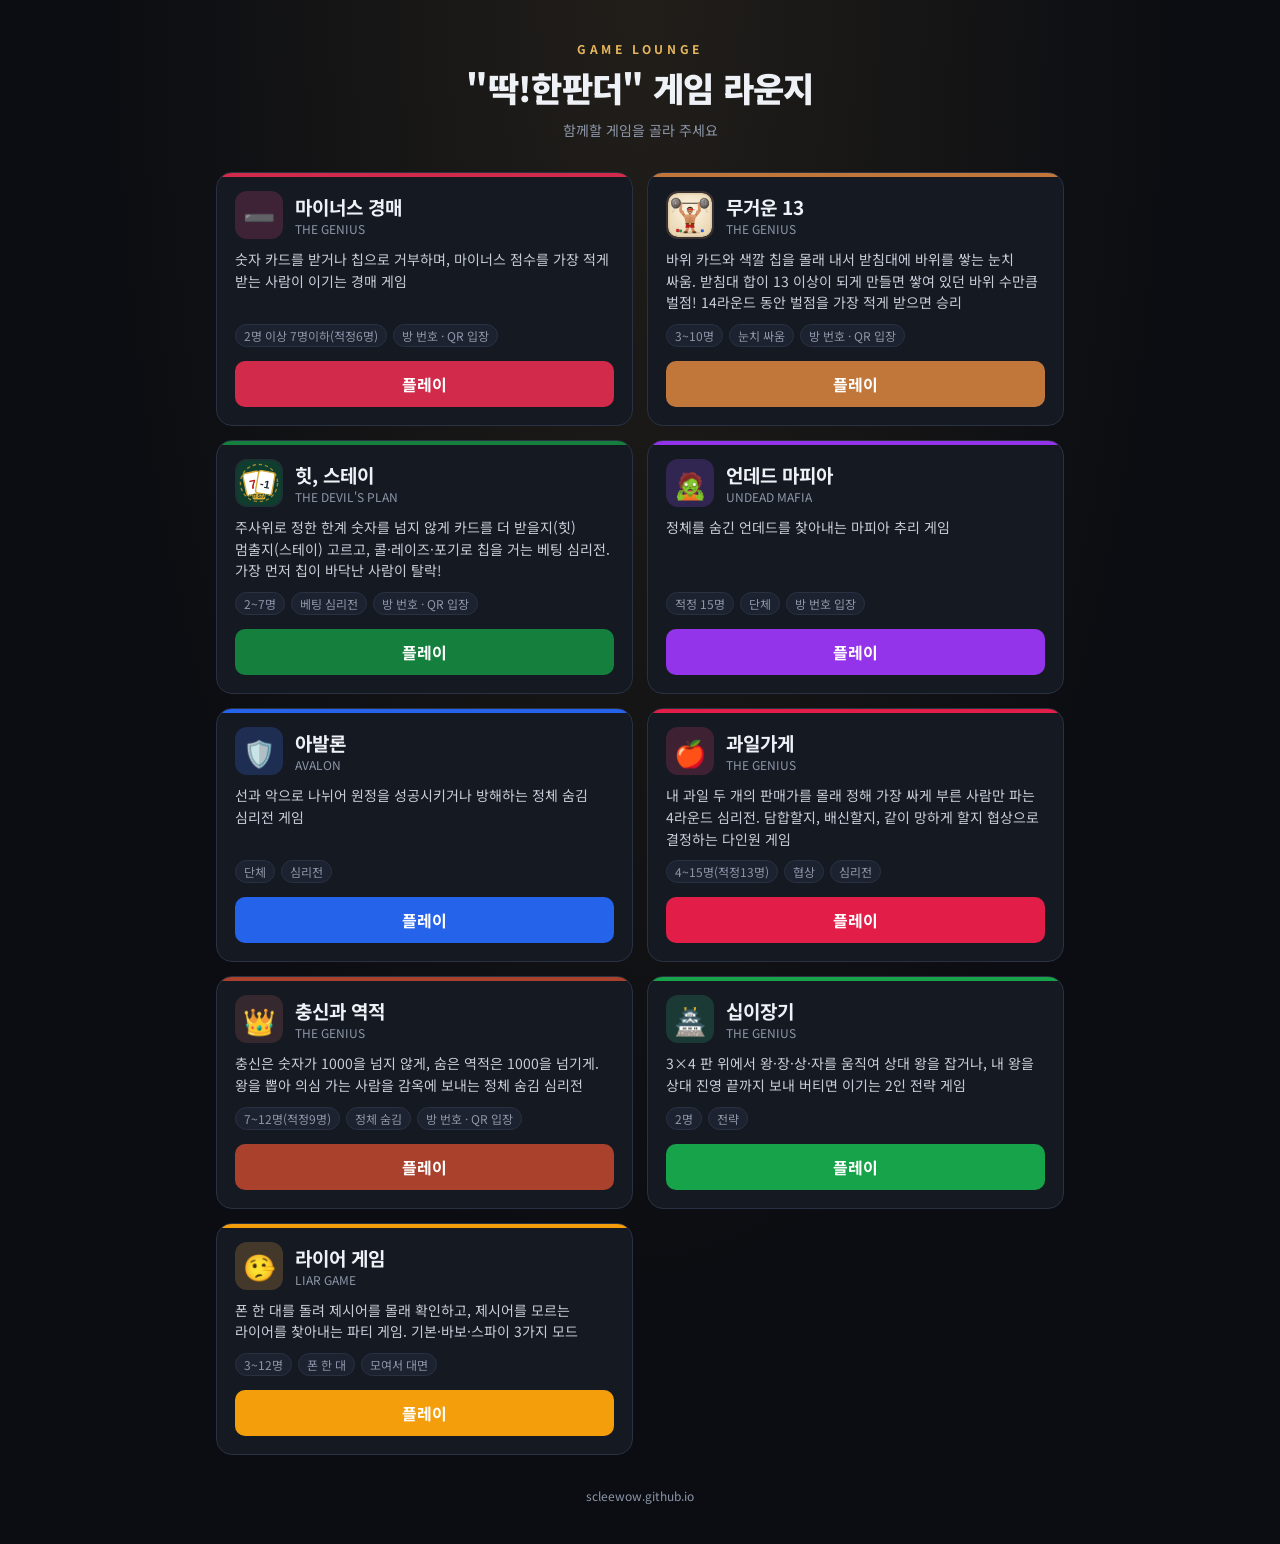
<file: index.html>
<!doctype html>
<html lang="ko">
<head>
  <meta charset="utf-8" />
  <meta name="viewport" content="width=device-width, initial-scale=1, viewport-fit=cover" />
  <meta name="theme-color" content="#0b0d12" />
  <title>게임 라운지</title>
  <link rel="icon" href="data:image/svg+xml,%3Csvg xmlns='http://www.w3.org/2000/svg' viewBox='0 0 32 32'%3E%3Crect width='32' height='32' rx='7' fill='%23e6b65c'/%3E%3Ctext x='16' y='22' font-size='16' text-anchor='middle'%3E%F0%9F%8E%B2%3C/text%3E%3C/svg%3E" />
  <link rel="preconnect" href="https://fonts.googleapis.com" />
  <link rel="preconnect" href="https://fonts.gstatic.com" crossorigin />
  <link href="https://fonts.googleapis.com/css2?family=Noto+Sans+KR:wght@400;500;700;900&display=swap" rel="stylesheet" />
  <style>
    :root {
      --bg: #0b0d12;
      --panel: #151922;
      --panel-2: #1c2230;
      --line: #2a3142;
      --text: #eef1f6;
      --muted: #8d96a8;
      --gold: #e6b65c;
    }
    * { box-sizing: border-box; }
    html, body { margin: 0; }
    body {
      font-family: 'Noto Sans KR', system-ui, sans-serif;
      color: var(--text);
      background:
        radial-gradient(ellipse at top, rgba(230, 182, 92, 0.10), transparent 60%),
        var(--bg);
      min-height: 100vh;
      -webkit-tap-highlight-color: transparent;
    }
    .wrap {
      max-width: 880px;
      margin: 0 auto;
      padding: 40px 16px calc(40px + env(safe-area-inset-bottom));
    }
    header { text-align: center; margin-bottom: 32px; }
    header .kicker {
      color: var(--gold);
      font-size: 12px;
      font-weight: 700;
      letter-spacing: 0.3em;
    }
    header h1 {
      margin: 6px 0 8px;
      font-size: 34px;
      font-weight: 900;
      letter-spacing: -0.02em;
    }
    header p { margin: 0; color: var(--muted); font-size: 14px; }

    .grid {
      display: grid;
      grid-template-columns: repeat(auto-fill, minmax(300px, 1fr));
      gap: 14px;
    }
    .card {
      position: relative;
      display: flex;
      flex-direction: column;
      gap: 10px;
      padding: 18px;
      border-radius: 16px;
      background: var(--panel);
      border: 1px solid var(--line);
      color: inherit;
      text-decoration: none;
      overflow: hidden;
      transition: transform 0.15s, border-color 0.15s;
    }
    .card::before {
      content: '';
      position: absolute;
      inset: 0 0 auto 0;
      height: 4px;
      background: var(--accent);
    }
    .card:hover, .card:focus-visible { transform: translateY(-2px); border-color: var(--accent); outline: none; }
    .card:active { transform: translateY(0); }
    .card-top { display: flex; align-items: center; gap: 12px; }
    .icon {
      width: 48px;
      height: 48px;
      flex: 0 0 auto;
      border-radius: 12px;
      display: flex;
      align-items: center;
      justify-content: center;
      font-size: 26px;
      background: color-mix(in srgb, var(--accent) 18%, var(--panel-2));
    }
    .card h2 { margin: 0; font-size: 19px; font-weight: 700; }
    .card .sub { font-size: 12px; color: var(--muted); }
    .card .desc { margin: 0; font-size: 14px; line-height: 1.55; color: #c7cdd8; word-break: keep-all; flex: 1; }
    .meta { display: flex; flex-wrap: wrap; gap: 6px; }
    .tag {
      font-size: 12px;
      padding: 2px 8px;
      border-radius: 999px;
      background: var(--panel-2);
      border: 1px solid var(--line);
      color: var(--muted);
    }
    .play {
      margin-top: 4px;
      text-align: center;
      font-weight: 700;
      padding: 11px;
      border-radius: 10px;
      background: var(--accent);
      color: #fff;
    }
    footer { margin-top: 32px; text-align: center; color: var(--muted); font-size: 12px; }
  </style>
</head>
<body>
  <div class="wrap">
    <header>
      <div class="kicker">GAME LOUNGE</div>
      <h1>"딱!한판더" 게임 라운지</h1>
      <p>함께할 게임을 골라 주세요</p>
    </header>

    <main class="grid" id="games"></main>

    <footer>scleewow.github.io</footer>
  </div>

  <script>
    // 게임을 추가하려면 이 목록에 한 줄만 추가하면 됩니다.
    const GAMES = [
      {
        path: 'minus/',
        icon: '➖',
        title: '마이너스 경매',
        sub: 'THE GENIUS',
        desc: '숫자 카드를 받거나 칩으로 거부하며, 마이너스 점수를 가장 적게 받는 사람이 이기는 경매 게임',
        tags: ['2명 이상 7명이하(적정6명)', '방 번호 · QR 입장'],
        accent: '#d12a4a',
      },
      {
        path: 'heavy13/',
        icon: '<img src="heavy13/icon.svg" alt="" style="width:44px;height:44px;border-radius:10px;display:block;">',
        title: '무거운 13',
        sub: 'THE GENIUS',
        desc: '바위 카드와 색깔 칩을 몰래 내서 받침대에 바위를 쌓는 눈치 싸움. 받침대 합이 13 이상이 되게 만들면 쌓여 있던 바위 수만큼 벌점! 14라운드 동안 벌점을 가장 적게 받으면 승리',
        tags: ['3~10명', '눈치 싸움', '방 번호 · QR 입장'],
        accent: '#c2773a',
      },
      {
        path: 'hitstay/',
        icon: '<img src="hitstay/icon.svg" alt="" style="width:44px;height:44px;border-radius:10px;display:block;">',
        title: '힛, 스테이',
        sub: "THE DEVIL'S PLAN",
        desc: '주사위로 정한 한계 숫자를 넘지 않게 카드를 더 받을지(힛) 멈출지(스테이) 고르고, 콜·레이즈·포기로 칩을 거는 베팅 심리전. 가장 먼저 칩이 바닥난 사람이 탈락!',
        tags: ['2~7명', '베팅 심리전', '방 번호 · QR 입장'],
        accent: '#15803d',
      },
      {
        path: 'mafia/',
        icon: '🧟',
        title: '언데드 마피아',
        sub: 'UNDEAD MAFIA',
        desc: '정체를 숨긴 언데드를 찾아내는 마피아 추리 게임',
        tags: ['적정 15명', '단체', '방 번호 입장'],
        accent: '#9333ea',
      },
      {
        path: 'avalon/',
        icon: '🛡️',
        title: '아발론',
        sub: 'AVALON',
        desc: '선과 악으로 나뉘어 원정을 성공시키거나 방해하는 정체 숨김 심리전 게임',
        tags: ['단체', '심리전'],
        accent: '#2563eb',
      },
      {
        path: 'fruit/',
        icon: '🍎',
        title: '과일가게',
        sub: 'THE GENIUS',
        desc: '내 과일 두 개의 판매가를 몰래 정해 가장 싸게 부른 사람만 파는 4라운드 심리전. 담합할지, 배신할지, 같이 망하게 할지 협상으로 결정하는 다인원 게임',
        tags: ['4~15명(적정13명)', '협상', '심리전'],
        accent: '#e11d48',
      },      
      {
        path: 'loyal/',
        icon: '👑',
        title: '충신과 역적',
        sub: 'THE GENIUS',
        desc: '충신은 숫자가 1000을 넘지 않게, 숨은 역적은 1000을 넘기게. 왕을 뽑아 의심 가는 사람을 감옥에 보내는 정체 숨김 심리전',
        tags: ['7~12명(적정9명)', '정체 숨김', '방 번호 · QR 입장'],
        accent: '#a9412c',
      },
      {
        path: 'chess/',
        icon: '🏯',
        title: '십이장기',
        sub: 'THE GENIUS',
        desc: '3×4 판 위에서 왕·장·상·자를 움직여 상대 왕을 잡거나, 내 왕을 상대 진영 끝까지 보내 버티면 이기는 2인 전략 게임',
        tags: ['2명', '전략'],
        accent: '#16a34a',
      },
      {
        path: 'lier/',
        icon: '🤥',
        title: '라이어 게임',
        sub: 'LIAR GAME',
        desc: '폰 한 대를 돌려 제시어를 몰래 확인하고, 제시어를 모르는 라이어를 찾아내는 파티 게임. 기본·바보·스파이 3가지 모드',
        tags: ['3~12명', '폰 한 대', '모여서 대면'],
        accent: '#f59e0b',
      },
    ];

    const esc = (s) => String(s).replace(/[&<>"']/g, (c) => (
      { '&': '&amp;', '<': '&lt;', '>': '&gt;', '"': '&quot;', "'": '&#39;' }[c]));

    document.getElementById('games').innerHTML = GAMES.map((g) => `
      <a class="card" href="${esc(g.path)}" style="--accent:${esc(g.accent)}">
        <div class="card-top">
          <div class="icon">${g.icon}</div>
          <div>
            <h2>${esc(g.title)}</h2>
            <div class="sub">${esc(g.sub)}</div>
          </div>
        </div>
        <p class="desc">${esc(g.desc)}</p>
        <div class="meta">${g.tags.map((t) => `<span class="tag">${esc(t)}</span>`).join('')}</div>
        <div class="play">플레이</div>
      </a>`).join('');
  </script>
</body>
</html>
</file>
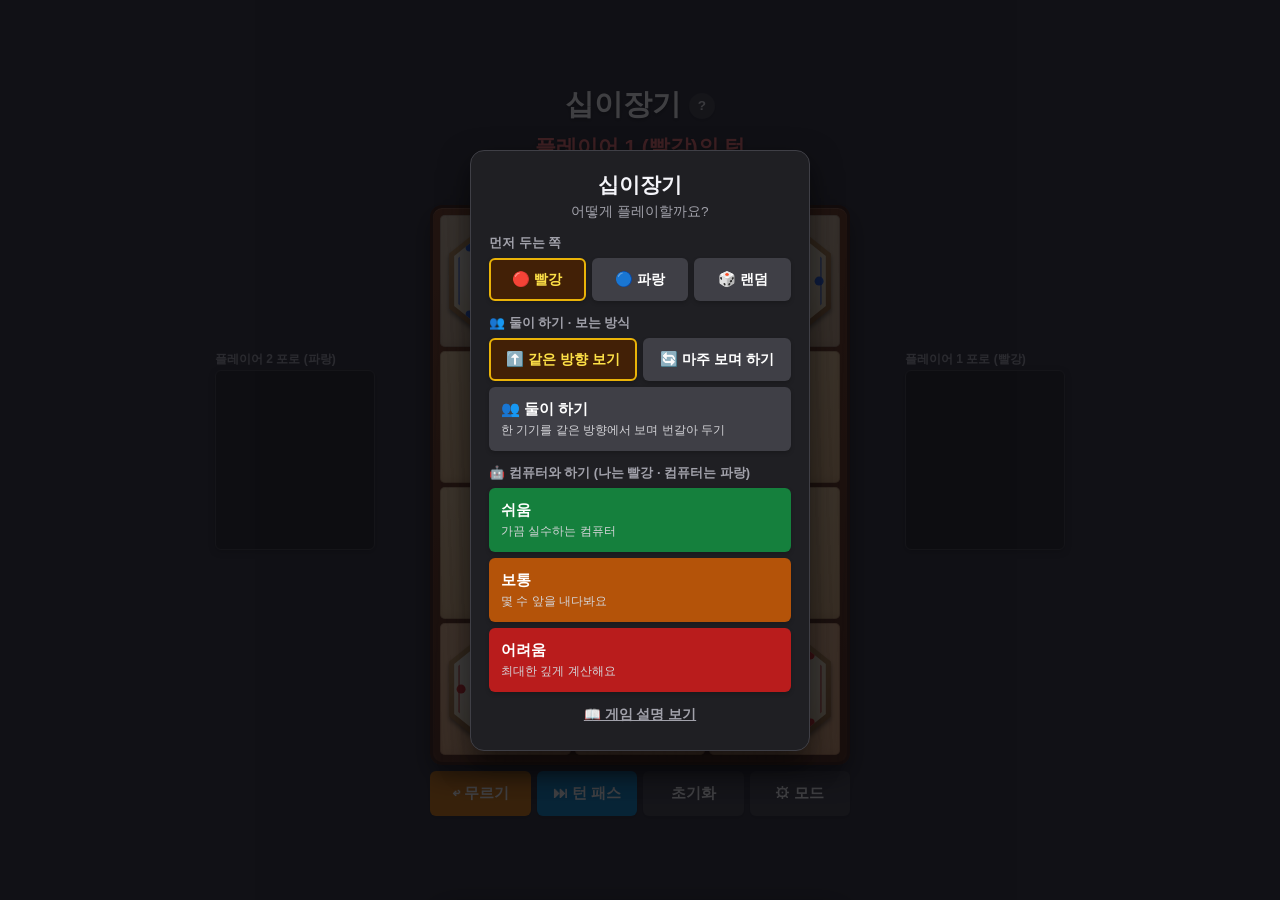
<file: chess/index.html>
<!DOCTYPE html>
<html lang="ko">
<head>
    <meta charset="UTF-8">
    <meta name="viewport" content="width=device-width, initial-scale=1.0, maximum-scale=1.0, user-scalable=no">
    <title>십이장기 (Mobile Fit Edition)</title>
    <link rel="preconnect" href="https://fonts.googleapis.com" />
    <link rel="preconnect" href="https://fonts.gstatic.com" crossorigin />
    <link href="https://fonts.googleapis.com/css2?family=Noto+Serif+KR:wght@700;900&display=swap" rel="stylesheet" />
    <style>
        * { box-sizing: border-box; }
        body {
            font-family: 'Malgun Gothic', sans-serif;
            background-color: #2c2c35;
            color: #f4f4f9;
            display: flex;
            flex-direction: column;
            align-items: center;
            justify-content: center;
            height: 100vh; /* 뷰포트 높이에 정확히 맞춤 */
            margin: 0;
            padding: 6px;
            overflow: hidden; /* 스크롤 원천 차단 */
        }
        h1 { margin: 0 0 2px 0; color: #fff; text-shadow: 0 2px 4px rgba(0,0,0,0.5); font-size: 1.3rem; text-align: center; }
        #status { font-size: 1rem; font-weight: bold; margin-bottom: 6px; color: #60a5fa; text-shadow: 0 2px 4px rgba(0,0,0,0.5); text-align: center; }
        
        /* 모바일 화면 전체 레이아웃 (한 화면 압축) */
        .main-layout {
            display: flex;
            flex-direction: column;
            align-items: center;
            justify-content: space-between;
            gap: 6px;
            max-width: 400px;
            width: 100%;
            height: 100%;
            max-height: 700px;
        }

        .sidebar {
            display: flex;
            flex-direction: column;
            width: 100%;
            gap: 2px;
        }

        .captured-title { font-size: 0.75rem; font-weight: bold; color: #a1a1aa; }
        
        .captured-box {
            background: #1f1f23;
            border: 1.5px solid #3f3f46;
            padding: 4px 6px;
            border-radius: 6px;
            box-shadow: 0 2px 6px rgba(0,0,0,0.3);
            min-height: 40px;
            max-height: 50px;
            display: flex;
            flex-direction: row;
            flex-wrap: wrap;
            gap: 4px;
            align-items: center;
            overflow-y: auto;
        }
        
        .captured-piece {
            display: flex;
            align-items: center;
            gap: 4px;
            background: linear-gradient(145deg, #fffaf0, #ead6ae);
            padding: 2px 8px 2px 4px;
            border-radius: 6px;
            cursor: pointer;
            border: 2px solid transparent;
            box-shadow: 0 2px 4px rgba(0,0,0,0.35);
            transition: transform 0.15s;
        }
        .captured-piece .hj { font-family: 'Noto Serif KR', 'Nanum Myeongjo', serif; font-weight: 900; font-size: 1.25rem; line-height: 1; }
        .captured-piece .kn { font-size: 0.7rem; font-weight: bold; color: #57534e; }
        .captured-piece.p1 { border-color: #c2410c33; } .captured-piece.p1 .hj { color: #b91c1c; }
        .captured-piece.p2 { border-color: #1d4ed833; } .captured-piece.p2 .hj { color: #1d4ed8; }
        .captured-piece:hover { transform: translateY(-1px); }
        .captured-piece.selected { border-color: #eab308; box-shadow: 0 0 0 2px #fde047, 0 0 12px rgba(253,224,71,0.7); transform: translateY(-2px); }

        .game-container {
            display: flex;
            flex-direction: column;
            align-items: center;
            gap: 6px;
            width: 100%;
            flex: 1;
            justify-content: center;
        }

        /* 화면에 맞춰 자동 축소/확대되는 보드판 */
        .board {
            container-type: inline-size;
            display: grid;
            grid-template-columns: repeat(3, 1fr);
            grid-template-rows: repeat(4, 1fr);
            gap: 4px;
            background:
                repeating-linear-gradient(92deg, rgba(0,0,0,0.05) 0 2px, transparent 2px 9px),
                linear-gradient(160deg, #7a3e1d, #4e2410);
            padding: 7px;
            border-radius: 12px;
            box-shadow: 0 10px 24px rgba(0,0,0,0.6), inset 0 1px 0 rgba(255,255,255,0.15);
            border: 3px solid #3a1a0a;
            width: 100%;
            max-width: 320px;
            aspect-ratio: 3 / 4;
        }

        @keyframes shake {
            0% { transform: translate(1px, 1px) rotate(0deg); }
            20% { transform: translate(-3px, 0px) rotate(-1deg); }
            40% { transform: translate(3px, 2px) rotate(1deg); }
            60% { transform: translate(-1px, -1px) rotate(0deg); }
            80% { transform: translate(2px, -2px) rotate(1deg); }
            100% { transform: translate(0, 0) rotate(0deg); }
        }
        .shake { animation: shake 0.4s ease-in-out; }

        @keyframes ultra-shake {
            0% { transform: translate(0, 0) rotate(0deg); }
            20% { transform: translate(-10px, -8px) rotate(-3deg); }
            40% { transform: translate(10px, 8px) rotate(3deg); }
            60% { transform: translate(-6px, 6px) rotate(-1deg); }
            80% { transform: translate(6px, -6px) rotate(1deg); }
            100% { transform: translate(0, 0) rotate(0deg); }
        }
        .ultra-shake { animation: ultra-shake 0.8s ease-in-out; }

        .cell {
            background:
                repeating-linear-gradient(88deg, rgba(120,70,20,0.06) 0 3px, transparent 3px 11px),
                linear-gradient(150deg, #f0cf9c, #ddb078);
            display: flex;
            align-items: center;
            justify-content: center;
            cursor: pointer;
            border-radius: 5px;
            user-select: none;
            transition: background-color 0.2s;
            position: relative;
            box-shadow: inset 0 0 0 1px rgba(90,50,20,0.25), inset 0 -3px 6px rgba(90,50,20,0.12);
        }
        /* 각 진영 끝줄 살짝 물들이기 */
        .cell.camp-top::before, .cell.camp-bottom::before {
            content: ''; position: absolute; inset: 0; border-radius: 5px; pointer-events: none;
        }
        .cell.camp-top::before { background: rgba(37,99,235,0.10); }
        .cell.camp-bottom::before { background: rgba(220,38,38,0.10); }
        .cell:hover { filter: brightness(1.04); }

        .cell.selected { background: linear-gradient(150deg, #fbe39a, #f2c94c) !important; }
        .cell.highlight { background: linear-gradient(150deg, #b9f0dc, #86dcc0) !important; }
        .cell.highlight::after {
            content: '';
            position: absolute;
            width: 20%;
            height: 15%;
            background-color: #0d9488;
            border-radius: 50%;
            box-shadow: 0 0 8px #0d9488;
            opacity: 0.8;
        }
        .cell.highlight.capture { background: linear-gradient(150deg, #fecaca, #f87171) !important; }
        .cell.highlight.capture::after { display: none; }

        /* ===== 장기알 (팔각형) ===== */
        .pw {
            width: 86%;
            height: 80%;
            filter: drop-shadow(0 3px 2px rgba(0,0,0,0.45));
            transition: transform 0.15s, filter 0.15s;
        }
        .cell.selected .pw { transform: translateY(-4px) scale(1.06); filter: drop-shadow(0 0 6px #fde047) drop-shadow(0 7px 5px rgba(0,0,0,0.45)); }
        .piece {
            position: relative;
            width: 100%;
            height: 100%;
            clip-path: polygon(28% 0, 72% 0, 100% 24%, 100% 76%, 72% 100%, 28% 100%, 0 76%, 0 24%);
            background: linear-gradient(160deg, #c99a5c, #8a5a2b);
        }
        .piece .face {
            position: absolute;
            inset: 4.5%;
            clip-path: polygon(28% 0, 72% 0, 100% 24%, 100% 76%, 72% 100%, 28% 100%, 0 76%, 0 24%);
            background: radial-gradient(circle at 35% 25%, #fffdf6, #f3e3c3 60%, #e4cc9f);
            display: flex;
            flex-direction: column;
            align-items: center;
            justify-content: center;
            padding-bottom: 3.5cqw;
        }
        .piece .ring {
            position: absolute;
            inset: 8%;
            clip-path: polygon(28% 0, 72% 0, 100% 24%, 100% 76%, 72% 100%, 28% 100%, 0 76%, 0 24%);
            pointer-events: none;
        }
        .piece.p1 .ring { box-shadow: inset 0 0 0 2px rgba(185,28,28,0.55); }
        .piece.p2 .ring { box-shadow: inset 0 0 0 2px rgba(29,78,216,0.55); }
        .piece .hj {
            font-family: 'Noto Serif KR', 'Nanum Myeongjo', 'Batang', serif;
            font-weight: 900;
            font-size: 13cqw;
            line-height: 1;
            margin-top: 1cqw;
        }
        .piece .kn {
            font-size: 3.4cqw;
            font-weight: 800;
            color: #78716c;
            margin-top: 0.6cqw;
            letter-spacing: 0.05em;
        }
        .piece.p1 .hj { color: #b91c1c; text-shadow: 0 1px 0 rgba(255,255,255,0.6); }
        .piece.p2 .hj { color: #1d4ed8; text-shadow: 0 1px 0 rgba(255,255,255,0.6); }
        .piece.tK .face { background: radial-gradient(circle at 35% 25%, #fffbe8, #f6e2a8 60%, #e8c56f); }
        .piece.tK .hj { font-size: 14.5cqw; }

        .piece .txt { display: flex; flex-direction: column; align-items: center; }

        /* 둘이 하기: 마주 앉은 파랑 쪽에서 바로 읽히도록 파랑 말 글씨를 뒤집음
           (방향 점은 판 기준 방향이라 그대로 둠) */
        body.face2face .piece.p2 .face { padding-bottom: 0; padding-top: 3.5cqw; }
        body.face2face .piece.p2 .txt { transform: rotate(180deg); }
        body.face2face #captured-2 .captured-piece { transform: rotate(180deg); }
        body.face2face #captured-2 .captured-piece:hover { transform: rotate(180deg) translateY(1px); }
        body.face2face #captured-2 .captured-piece.selected { transform: rotate(180deg) translateY(2px); }
        body.face2face #title-2 { transform: rotate(180deg); text-align: right; }

        /* 움직일 수 있는 방향 표시 점 */
        .piece .dir {
            position: absolute;
            width: 2.2cqw;
            height: 2.2cqw;
            border-radius: 50%;
            transform: translate(-50%, -50%);
        }
        .piece.p1 .dir { background: #dc2626; }
        .piece.p2 .dir { background: #2563eb; }

        /* 장기알이 놓일 때 */
        @keyframes place { 0% { transform: translateY(-10px) scale(1.12); } 60% { transform: translateY(1px) scale(0.97); } 100% { transform: none; } }
        .cell.drop .pw { animation: place 0.35s ease-out; }

        .btn-container {
            display: flex;
            gap: 6px;
            width: 100%;
            max-width: 320px;
        }

        button {
            flex: 1;
            padding: 8px 4px;
            font-size: 0.8rem;
            font-weight: bold;
            background-color: #3f3f46;
            color: #fff;
            border: none;
            border-radius: 6px;
            cursor: pointer;
            box-shadow: 0 2px 4px rgba(0,0,0,0.2);
            transition: background-color 0.2s;
        }
        button:hover { background-color: #52525b; }
        button.undo-btn { background-color: #d97706; }
        button.undo-btn:hover { background-color: #b45309; }
        button.skip-btn { background-color: #0284c7; }
        button.skip-btn:hover { background-color: #0369a1; }

        #action-popup {
            position: fixed;
            top: 50%;
            left: 50%;
            transform: translate(-50%, -50%) scale(0);
            font-size: 3rem;
            font-weight: 900;
            color: #fff;
            text-shadow: 0 0 20px #ef4444, 0 0 40px #dc2626, 0 4px 10px rgba(0,0,0,0.9);
            z-index: 1000;
            pointer-events: none;
            transition: transform 0.4s cubic-bezier(0.175, 0.885, 0.32, 1.275), opacity 0.4s;
            opacity: 0;
            text-align: center;
            white-space: nowrap;
        }
        #action-popup.show {
            transform: translate(-50%, -50%) scale(1);
            opacity: 1;
        }

        #flash-overlay {
            position: fixed;
            top: 0; left: 0; width: 100%; height: 100%;
            background-color: rgba(239, 68, 68, 0);
            z-index: 999;
            pointer-events: none;
            transition: background-color 0.3s ease-in-out;
        }
        #flash-overlay.flash {
            background-color: rgba(239, 68, 68, 0.4);
        }

        /* 컴퓨터가 마지막으로 둔 칸 */
        .cell.last { box-shadow: inset 0 0 0 3px #60a5fa, 0 0 10px rgba(96,165,250,0.6); }
        #mode-label { font-size: 0.75rem; color: #a1a1aa; text-align: center; margin: -4px 0 4px; min-height: 1em; }
        .thinking { animation: blink 1s ease-in-out infinite; }
        @keyframes blink { 50% { opacity: 0.45; } }

        /* 모드 선택 창 */
        #mode-modal {
            position: fixed; inset: 0; z-index: 2000;
            background: rgba(10,10,14,0.78);
            display: none; align-items: center; justify-content: center; padding: 16px;
        }
        #mode-modal.show { display: flex; }
        .mode-card {
            background: #1f1f23; border: 1.5px solid #3f3f46; border-radius: 14px;
            width: 100%; max-width: 340px; padding: 20px 18px;
            box-shadow: 0 12px 30px rgba(0,0,0,0.6);
            animation: pop-in 0.3s cubic-bezier(0.175, 0.885, 0.32, 1.275);
        }
        @keyframes pop-in { from { transform: scale(0.85); opacity: 0; } to { transform: scale(1); opacity: 1; } }
        .mode-card h2 { margin: 0 0 4px; text-align: center; font-size: 1.3rem; }
        .mode-card p { margin: 0 0 14px; text-align: center; color: #a1a1aa; font-size: 0.85rem; }
        .mode-card .seg { display: flex; gap: 6px; }
        .mode-card .seg button { flex: 1; text-align: center; margin-bottom: 0; padding: 10px 4px; font-size: 0.9rem; background: #3f3f46; border: 2px solid transparent; }
        .mode-card .seg button.on { background: #422006; border-color: #eab308; color: #fde047; }
        .mode-card .group-title { font-size: 0.8rem; color: #a1a1aa; font-weight: bold; margin: 14px 0 6px; }
        .mode-card button { display: block; width: 100%; flex: none; padding: 12px; font-size: 0.95rem; margin-bottom: 6px; text-align: left; }
        .mode-card button small { display: block; font-weight: normal; color: #d4d4d8; font-size: 0.75rem; margin-top: 2px; }
        .mode-card .pvp { background: #3f3f46; }
        .mode-card .ai-easy { background: #15803d; }
        .mode-card .ai-normal { background: #b45309; }
        .mode-card .ai-hard { background: #b91c1c; }
        .mode-card .ai-easy:hover { background: #166534; }
        .mode-card .ai-normal:hover { background: #92400e; }
        .mode-card .ai-hard:hover { background: #991b1b; }

        /* ===== 게임 설명 ===== */
        .title-row { display: flex; align-items: center; justify-content: center; gap: 8px; }
        .help-btn {
            flex: none; width: 26px; height: 26px; padding: 0; border-radius: 50%;
            font-size: 0.85rem; background: #3f3f46; color: #e4e4e7; line-height: 26px;
        }
        #rules-modal {
            position: fixed; inset: 0; z-index: 2100;
            background: rgba(10,10,14,0.8);
            display: none; align-items: center; justify-content: center; padding: 14px;
        }
        #rules-modal.show { display: flex; }
        #rules-modal .rules-card {
            background: #1f1f23; border: 1.5px solid #3f3f46; border-radius: 14px;
            width: 100%; max-width: 420px; max-height: 88vh; overflow-y: auto;
            padding: 20px 18px; text-align: left;
            animation: pop-in 0.3s cubic-bezier(0.175, 0.885, 0.32, 1.275);
        }
        .rules-card h2 { margin: 0 0 4px; text-align: center; font-size: 1.3rem; }
        .rules-card h3 { margin: 18px 0 6px; font-size: 1rem; color: #fde047; }
        .rules-card p, .rules-card li { font-size: 0.88rem; line-height: 1.65; color: #d4d4d8; word-break: keep-all; }
        .rules-card p { margin: 0; }
        .rules-card ul { margin: 0; padding-left: 18px; }
        .rules-card b { color: #fff; }
        .rules-card .pieces { display: flex; flex-direction: column; gap: 8px; }
        .rules-card .pr { display: flex; align-items: center; gap: 12px; background: #18181b; border-radius: 10px; padding: 8px 10px; }
        .rules-card .pr .pv { flex: none; width: 58px; height: 54px; }
        .rules-card .pr .pv .pw { width: 100%; height: 100%; }
        .rules-card .pr .pv .hj { font-size: 26px; margin-top: 2px; }
        .rules-card .pr .pv .kn { font-size: 9px; margin-top: 1px; }
        .rules-card .pr .pv .face { padding-bottom: 6px; }
        .rules-card .pr .pv .dir { width: 6px; height: 6px; }
        .rules-card .pr .pt b { display: block; font-size: 0.95rem; }
        .rules-card .pr .pt span { font-size: 0.82rem; color: #a1a1aa; }
        .rules-card .close { display: block; width: 100%; margin-top: 18px; padding: 12px; background: #eab308; color: #1c1917; font-size: 0.95rem; }
        .rules-card .close:hover { background: #ca8a04; }
        .mode-card .rules-link { background: none; box-shadow: none; color: #a1a1aa; text-align: center; text-decoration: underline; font-size: 0.85rem; padding: 6px; margin: 8px 0 0; }

        /* ===== 결과 창 ===== */
        #result-sheet {
            position: fixed; left: 50%; bottom: 0; z-index: 1500;
            width: 100%; max-width: 420px;
            transform: translate(-50%, 110%);
            transition: transform 0.35s cubic-bezier(0.2, 0.9, 0.3, 1.1);
            background: #1f1f23; border: 1.5px solid #3f3f46; border-bottom: none;
            border-radius: 18px 18px 0 0;
            padding: 18px 18px calc(18px + env(safe-area-inset-bottom));
            box-shadow: 0 -10px 30px rgba(0,0,0,0.6);
            text-align: center;
        }
        #result-sheet.show { transform: translate(-50%, 0); }
        #result-sheet .r-win { font-size: 1.6rem; font-weight: 900; }
        #result-sheet .r-sub { color: #a1a1aa; font-size: 0.85rem; margin-top: 4px; }
        #result-sheet .r-score {
            margin: 14px 0; padding: 10px; border-radius: 10px; background: #18181b;
            display: flex; align-items: center; justify-content: center; gap: 14px;
        }
        #result-sheet .r-score .side { font-size: 0.8rem; color: #a1a1aa; }
        #result-sheet .r-score .num { font-size: 1.8rem; font-weight: 900; }
        #result-sheet .r-score .vs { color: #71717a; font-weight: 900; }
        #result-sheet .r-score .tag { font-size: 0.7rem; color: #71717a; display: block; margin-top: 2px; }
        #result-sheet .r-btns { display: flex; gap: 8px; }
        #result-sheet .r-btns button { padding: 12px 6px; font-size: 0.95rem; }
        #result-sheet .r-btns .again { background: #eab308; color: #1c1917; flex: 1.4; }
        #result-sheet .r-btns .again:hover { background: #ca8a04; }
        #result-sheet .r-links { display: flex; justify-content: space-between; margin-top: 10px; }
        #result-sheet .r-links button { flex: none; background: none; box-shadow: none; color: #a1a1aa; font-size: 0.8rem; padding: 4px; text-decoration: underline; }
        #result-pill {
            position: fixed; left: 50%; bottom: calc(14px + env(safe-area-inset-bottom)); z-index: 1500;
            transform: translateX(-50%);
            display: none; gap: 6px;
        }
        #result-pill.show { display: flex; }
        #result-pill button { flex: none; padding: 10px 16px; border-radius: 999px; font-size: 0.9rem; box-shadow: 0 6px 16px rgba(0,0,0,0.5); }
        #result-pill .again { background: #eab308; color: #1c1917; }

        /* PC 화면(850px 이상)에서는 기존처럼 좌우 포로함 배치 유지 */
        @media (min-width: 850px) {
            body { height: 100vh; overflow: auto; padding: 20px; }
            .main-layout {
                flex-direction: row;
                max-width: 850px;
                height: auto;
                justify-content: center;
                gap: 20px;
            }
            .sidebar { width: 160px; }
            .captured-box { flex-direction: column; min-height: 180px; max-height: none; align-items: center; }
            .captured-piece { width: 100%; justify-content: center; padding: 6px 12px; }
            .captured-piece .hj { font-size: 1.6rem; }
            .captured-piece .kn { font-size: 0.85rem; }
            .board { max-width: 420px; }
            .btn-container { max-width: 420px; }
            h1 { font-size: 1.8rem; }
            #status { font-size: 1.3rem; margin-bottom: 15px; }
            button { padding: 12px 10px; font-size: 0.95rem; }
        }
    </style>
</head>
<body>

    <div id="flash-overlay"></div>
    <div id="action-popup">CAPTURE!</div>

    <!-- 게임 설명 -->
    <div id="rules-modal" onclick="if (event.target === this) closeRules()">
        <div class="rules-card">
            <h2>📖 십이장기 게임 설명</h2>

            <h3>🎯 이기는 방법</h3>
            <ul>
                <li><b>상대 왕(王)을 잡으면</b> 승리해요.</li>
                <li><b>내 왕이 상대 진영 끝줄에 들어가서</b> 상대 턴 한 번을 잡히지 않고 버티면 승리해요. (왕 입성)</li>
            </ul>

            <h3>🧩 판과 진영</h3>
            <p>가로 3칸, 세로 4칸 판에서 둬요. 빨강은 아래쪽, 파랑은 위쪽에서 시작하고, 각자 <b>자기 쪽 맨 끝줄이 자기 진영</b>이에요. 판에서 살짝 붉은 줄이 빨강 진영, 푸른 줄이 파랑 진영이에요.</p>

            <h3>♟️ 말의 움직임</h3>
            <p style="margin-bottom:8px">모든 말은 <b>한 번에 한 칸</b>씩만 움직여요. 장기알 테두리의 <b>점이 갈 수 있는 방향</b>이에요.</p>
            <div class="pieces" id="rules-pieces"></div>

            <h3>⚔️ 잡기와 포로</h3>
            <ul>
                <li>상대 말이 있는 칸으로 움직이면 그 말을 잡아 <b>내 포로</b>가 돼요.</li>
                <li>내 차례에 말을 움직이는 대신, <b>포로 하나를 빈칸에 내려놓을</b> 수 있어요. 포로함에서 말을 누른 뒤 빈칸을 누르면 돼요.</li>
                <li>단, 포로는 <b>상대 진영(상대 쪽 맨 끝줄)</b>에는 내려놓을 수 없어요.</li>
                <li>후(侯)를 잡으면 자(子)로 돌아와 포로가 돼요.</li>
            </ul>

            <h3>⬆️ 승격</h3>
            <p>자(子)가 상대 진영 끝줄에 닿으면 <b>후(侯)</b>로 바뀌어 6방향으로 움직일 수 있어요.</p>

            <h3>🏯 왕 입성</h3>
            <p>왕이 상대 진영 끝줄에 들어가면 바로 이기지 않아요. 화면에 경고가 뜨고, 상대는 <b>그 턴에 왕을 잡아야</b> 해요. 못 잡고 다시 내 차례가 오면 승리해요.</p>

            <h3>🕹️ 버튼</h3>
            <ul>
                <li><b>↩ 무르기</b>: 한 수 되돌려요. 컴퓨터 대전에서는 컴퓨터 수와 내 수를 함께 되돌려요.</li>
                <li><b>⏭ 턴 패스</b>: 아무것도 하지 않고 차례를 넘겨요.</li>
                <li><b>초기화</b>: 같은 설정으로 처음부터 다시 시작해요.</li>
                <li><b>⚙ 모드</b>: 둘이 하기 / 컴퓨터 대전, 먼저 두는 쪽을 바꿔요.</li>
            </ul>

            <button class="close" onclick="closeRules()">알겠어요</button>
        </div>
    </div>

    <!-- 결과 창 -->
    <div id="result-sheet">
        <div class="r-win" id="r-win"></div>
        <div class="r-sub" id="r-sub"></div>
        <div id="r-tag" style="font-size:0.75rem;color:#71717a;margin-top:12px"></div>
        <div class="r-score" id="r-score" style="margin-top:6px"></div>
        <div class="r-btns">
            <button class="again" onclick="resetGameData()">🔄 한 판 더</button>
            <button onclick="openModeModal()">⚙ 모드 바꾸기</button>
        </div>
        <div class="r-links">
            <button onclick="peekBoard()">🔍 판 보기</button>
            <button onclick="clearRecord()">전적 초기화</button>
        </div>
    </div>
    <div id="result-pill">
        <button onclick="showResultSheet()">📋 결과</button>
        <button class="again" onclick="resetGameData()">🔄 한 판 더</button>
    </div>

    <!-- 모드 선택 -->
    <div id="mode-modal" class="show">
        <div class="mode-card">
            <h2>십이장기</h2>
            <p>어떻게 플레이할까요?</p>
            <div class="group-title" style="margin-top:0">먼저 두는 쪽</div>
            <div class="seg" id="first-seg">
                <button data-first="1" class="on" onclick="setFirst(1)">🔴 빨강</button>
                <button data-first="2" onclick="setFirst(2)">🔵 파랑</button>
                <button data-first="0" onclick="setFirst(0)">🎲 랜덤</button>
            </div>
            <div class="group-title">👥 둘이 하기 · 보는 방식</div>
            <div class="seg" id="view-seg">
                <button data-view="same" class="on" onclick="setView('same')">⬆️ 같은 방향 보기</button>
                <button data-view="face" onclick="setView('face')">🔄 마주 보며 하기</button>
            </div>
            <button class="pvp" style="margin-top:6px" onclick="startMode('pvp')">👥 둘이 하기<small id="pvp-desc">한 기기를 같은 방향에서 보며 번갈아 두기</small></button>
            <div class="group-title">🤖 컴퓨터와 하기 (나는 빨강 · 컴퓨터는 파랑)</div>
            <button class="ai-easy" onclick="startMode('easy')">쉬움<small>가끔 실수하는 컴퓨터</small></button>
            <button class="ai-normal" onclick="startMode('normal')">보통<small>몇 수 앞을 내다봐요</small></button>
            <button class="ai-hard" onclick="startMode('hard')">어려움<small>최대한 깊게 계산해요</small></button>
            <button class="rules-link" onclick="openRules()">📖 게임 설명 보기</button>
        </div>
    </div>

    <div class="main-layout">
        <!-- 플레이어 2 포로 존 (상단) -->
        <div class="sidebar">
            <div class="captured-title" id="title-2">플레이어 2 포로 (파랑)</div>
            <div class="captured-box" id="captured-2"></div>
        </div>

        <!-- 중앙 보드 및 버튼 -->
        <div class="game-container">
            <div class="title-row">
                <h1>십이장기</h1>
                <button class="help-btn" onclick="openRules()" title="게임 설명">?</button>
            </div>
            <div id="status">플레이어 1 (빨강)의 턴</div>
            <div id="mode-label"></div>
            <div class="board" id="board"></div>
            <div class="btn-container">
                <button class="undo-btn" onclick="undoMove()">↩ 무르기</button>
                <button class="skip-btn" onclick="skipTurn()">⏭ 턴 패스</button>
                <button onclick="resetGameData()">초기화</button>
                <button onclick="openModeModal()">⚙ 모드</button>
            </div>
        </div>

        <!-- 플레이어 1 포로 존 (하단) -->
        <div class="sidebar">
            <div class="captured-title">플레이어 1 포로 (빨강)</div>
            <div class="captured-box" id="captured-1"></div>
        </div>
    </div>

<script>
    let gameData = {
        board: [
            [ {type:'S', player:2}, {type:'K', player:2}, {type:'G', player:2} ],
            [ 0,                    {type:'P', player:2}, 0                    ],
            [ 0,                    {type:'P', player:1}, 0                    ],
            [ {type:'G', player:1}, {type:'K', player:1}, {type:'S', player:1} ]
        ],
        turn: 1,
        captured1: [],
        captured2: [],
        selectedPiece: null
    };

    let historyStack = [];

    // ===== 모드 / 컴퓨터 대전 상태 =====
    let playMode = 'pvp';      // 'pvp' | 'easy' | 'normal' | 'hard'
    let gameOver = false;
    let aiTimer = null;
    let lastMove = null;       // 컴퓨터가 마지막으로 둔 칸 {r, c}
    let firstSetting = 1;      // 먼저 두는 쪽: 1 빨강, 2 파랑, 0 랜덤
    let viewSetting = 'same';  // 둘이 하기 보는 방식: 'same' 같은 방향, 'face' 마주 보며(파랑 글씨 뒤집기)
    let firstTurn = 1;         // 이번 판에 실제로 먼저 둔 쪽
    const MODE_NAMES = { easy: '쉬움', normal: '보통', hard: '어려움' };
    const isAI = () => playMode !== 'pvp';
    const isLocked = () => gameOver || (isAI() && gameData.turn === 2);

    const HANJA = { K: '王', G: '將', S: '相', P: '子', H: '侯' };
    const KNAME = { K: '왕', G: '장', S: '상', P: '자', H: '후' };

    // 말이 갈 수 있는 방향 (방향 점 표시용) — isValidMove 규칙과 같음
    function pieceDirs(type, player) {
        const fwd = player === 1 ? -1 : 1, out = [];
        for (let dr = -1; dr <= 1; dr++) for (let dc = -1; dc <= 1; dc++) {
            if (!dr && !dc) continue;
            let ok = false;
            if (type === 'K') ok = true;
            else if (type === 'G') ok = !dr || !dc;
            else if (type === 'S') ok = !!(dr && dc);
            else if (type === 'P') ok = dr === fwd && !dc;
            else if (type === 'H') ok = !(dr === -fwd && dc !== 0);
            if (ok) out.push([dr, dc]);
        }
        return out;
    }
    function pieceHTML(type, player) {
        // 팔각형 가장자리 근처에 방향 점 배치 (위치는 % 기준)
        const pos = { '-1': 6.5, '0': 50, '1': 93.5 };
        const diag = { '-1': 15, '1': 85 };
        const dots = pieceDirs(type, player).map(([dr, dc]) => {
            const top = dr && dc ? diag[dr] : pos[dr];
            const left = dr && dc ? diag[dc] : pos[dc];
            return `<i class="dir" style="top:${top}%;left:${left}%"></i>`;
        }).join('');
        return `<div class="piece p${player} t${type}"><div class="face">${dots}<span class="txt"><span class="hj">${HANJA[type]}</span><span class="kn">${KNAME[type]}</span></span></div><div class="ring"></div></div>`;
    }

    const pieceNames = {
        'K': '왕(王)',
        'G': '장(將)',
        'S': '상(相)',
        'P': '자(子)',
        'H': '후(侯)'
    };

    function triggerActionEffect(effectType = 'capture', reason = '') {
        const boardEl = document.getElementById('board');
        const popup = document.getElementById('action-popup');
        const flash = document.getElementById('flash-overlay');

        if (effectType === 'victory') {
            boardEl.classList.remove('shake');
            boardEl.classList.add('ultra-shake');
            flash.classList.add('flash');

            const winText = isAI() ? (gameData.turn === 1 ? '내가 이겼어요!' : '컴퓨터 승리!') : `플레이어 ${gameData.turn} 승리!`;
            const title = reason === 'camp' ? '👑 입성 성공!' : '👑 CHECKMATE!';
            popup.innerHTML = `${title}<br><span style="font-size: 2rem; color: #fde047;">${winText}</span>`;
            popup.style.textShadow = "0 0 30px #facc15, 0 0 60px #eab308, 0 4px 15px rgba(0,0,0,0.9)";
            popup.classList.add('show');

            setTimeout(() => {
                boardEl.classList.remove('ultra-shake');
                flash.classList.remove('flash');
                popup.classList.remove('show');
            }, 2500);
        } else if (effectType === 'camp') {
            popup.innerHTML = '🏯 왕 입성!<br><span style="font-size: 1.1rem; color: #fde047;">한 턴 버티면 승리</span>';
            popup.style.textShadow = "0 0 20px #f59e0b, 0 4px 10px rgba(0,0,0,0.9)";
            popup.classList.add('show');
            setTimeout(() => popup.classList.remove('show'), 1100);
        } else {
            boardEl.classList.remove('shake');
            void boardEl.offsetWidth;
            boardEl.classList.add('shake');

            popup.innerHTML = '💥 CAPTURE!';
            popup.style.textShadow = "0 0 20px #ef4444, 0 4px 10px rgba(0,0,0,0.9)";
            popup.classList.add('show');
            
            setTimeout(() => {
                popup.classList.remove('show');
            }, 700);
        }
    }

    function saveState() {
        const stateSnapshot = {
            board: gameData.board.map(row => row.map(cell => cell === 0 ? 0 : { ...cell })),
            turn: gameData.turn,
            captured1: [...gameData.captured1],
            captured2: [...gameData.captured2],
            selectedPiece: gameData.selectedPiece ? { ...gameData.selectedPiece } : null
        };
        historyStack.push(stateSnapshot);
    }

    function undoMove() {
        if (gameOver) return;
        if (historyStack.length === 0 || (isAI() && !historyStack.some(st => st.turn === 1))) {
            alert("더 이상 무를 수 없습니다! (초기 상태입니다)");
            return;
        }
        cancelAI();
        lastMove = null;
        gameData = historyStack.pop();
        // 컴퓨터 대전: 내 차례가 될 때까지 되돌림 (컴퓨터 수 + 내 수)
        if (isAI()) {
            while (gameData.turn !== 1 && historyStack.length) gameData = historyStack.pop();
        }
        gameData.selectedPiece = null;
        render();
        maybeAITurn();
    }

    function skipTurn() {
        if (isLocked()) return;
        saveState();
        gameData.selectedPiece = null;
        gameData.turn = gameData.turn === 1 ? 2 : 1;
        render();
        if (checkCampWin()) return;
        maybeAITurn();
    }

    function render() {
        const boardEl = document.getElementById('board');
        boardEl.innerHTML = '';

        let validMoves = [];
        if (gameData.selectedPiece && !gameData.selectedPiece.fromCaptured) {
            const sr = gameData.selectedPiece.row;
            const sc = gameData.selectedPiece.col;
            for (let r = 0; r < 4; r++) {
                for (let c = 0; c < 3; c++) {
                    if (isValidMove(sr, sc, r, c)) {
                        validMoves.push(`${r},${c}`);
                    }
                }
            }
        }

        for (let r = 0; r < 4; r++) {
            for (let c = 0; c < 3; c++) {
                const cellDiv = document.createElement('div');
                cellDiv.className = 'cell' + (r === 0 ? ' camp-top' : r === 3 ? ' camp-bottom' : '');
                
                const piece = gameData.board[r][c];
                if (piece) {
                    const wrap = document.createElement('div');
                    wrap.className = 'pw';
                    wrap.innerHTML = pieceHTML(piece.type, piece.player);
                    cellDiv.appendChild(wrap);
                }

                if (gameData.selectedPiece && !gameData.selectedPiece.fromCaptured &&
                    gameData.selectedPiece.row === r && gameData.selectedPiece.col === c) {
                    cellDiv.classList.add('selected');
                }

                if (lastMove && lastMove.r === r && lastMove.c === c) {
                    cellDiv.classList.add('last');
                    if (lastMove.fresh) cellDiv.classList.add('drop');
                }

                if (validMoves.includes(`${r},${c}`)) {
                    cellDiv.classList.add('highlight');
                    if (piece) cellDiv.classList.add('capture');
                }

                cellDiv.onclick = () => handleCellClick(r, c);
                boardEl.appendChild(cellDiv);
            }
        }

        if (lastMove) lastMove.fresh = false;

        renderCaptured('captured-1', gameData.captured1, 1);
        renderCaptured('captured-2', gameData.captured2, 2);

        const statusEl = document.getElementById('status');
        statusEl.classList.remove('thinking');
        if (gameOver && lastResult) {
            const w = lastResult.winner;
            statusEl.innerText = isAI() ? (w === 1 ? '🏆 내가 이겼어요!' : '🤖 컴퓨터 승리') : `🏆 ${w === 1 ? '빨강' : '파랑'} 승리!`;
        } else if (isAI()) {
            if (gameData.turn === 1) {
                statusEl.innerText = '내 차례 (빨강)';
            } else {
                statusEl.innerText = '🤖 컴퓨터가 생각 중…';
                statusEl.classList.add('thinking');
            }
        } else {
            statusEl.innerText = `플레이어 ${gameData.turn} (${gameData.turn === 1 ? '빨강' : '파랑'})의 턴`;
        }
        statusEl.style.color = gameData.turn === 1 ? '#f87171' : '#60a5fa';
        const labelEl = document.getElementById('mode-label');
        const other = gameData.turn === 1 ? 2 : 1;
        if (!gameOver && kingInCamp(other)) {
            // 상대 왕이 내 진영에 들어와 있음 → 이번 턴에 잡아야 함
            const who = isAI() ? (other === 1 ? '내 왕' : '컴퓨터 왕') : `플레이어 ${other} 왕`;
            labelEl.innerText = `⚠️ ${who} 입성! 이번 턴에 잡지 못하면 패배`;
            labelEl.style.color = '#fbbf24';
        } else {
            const firstText = isAI() ? (firstTurn === 1 ? '내가 선공' : '컴퓨터 선공') : (firstTurn === 1 ? '빨강 선공' : '파랑 선공');
            labelEl.innerText = (isAI() ? `🤖 컴퓨터 대전 · ${MODE_NAMES[playMode]}` : (viewSetting === 'face' ? '👥 둘이 하기(마주 보기)' : '👥 둘이 하기')) + ` · ${firstText}`;
            labelEl.style.color = '';
        }
    }

    function renderCaptured(elementId, capturedList, playerNum) {
        const box = document.getElementById(elementId);
        box.innerHTML = '';
        capturedList.forEach((type, idx) => {
            const item = document.createElement('div');
            item.className = 'captured-piece p' + playerNum;
            item.innerHTML = `<span class="hj">${HANJA[type] || type}</span><span class="kn">${KNAME[type] || ''}</span>`;
            
            if (gameData.selectedPiece && gameData.selectedPiece.fromCaptured &&
                gameData.selectedPiece.player === playerNum && gameData.selectedPiece.index === idx) {
                item.classList.add('selected');
            }

            item.onclick = (e) => {
                e.stopPropagation();
                if (gameData.turn === playerNum && !isLocked()) {
                    if (gameData.selectedPiece && 
                        gameData.selectedPiece.fromCaptured && 
                        gameData.selectedPiece.player === playerNum && 
                        gameData.selectedPiece.index === idx) {
                        gameData.selectedPiece = null;
                    } else {
                        gameData.selectedPiece = { fromCaptured: true, player: playerNum, index: idx, type: type };
                    }
                    render();
                }
            };
            box.appendChild(item);
        });
    }

    function handleCellClick(r, c) {
        if (isLocked()) return;
        const target = gameData.board[r][c];

        if (gameData.selectedPiece && gameData.selectedPiece.fromCaptured) {
            // 포로를 고른 상태에서 내 말을 누르면 → 포로 선택을 풀고 그 말을 선택
            if (target !== 0 && target.player === gameData.turn) {
                gameData.selectedPiece = { row: r, col: c };
                render();
                return;
            }
            const isOpponentCamp = (gameData.selectedPiece.player === 1 && r === 0) || 
                                   (gameData.selectedPiece.player === 2 && r === 3);
            
            if (target === 0 && !isOpponentCamp) {
                saveState();
                gameData.board[r][c] = { type: gameData.selectedPiece.type, player: gameData.selectedPiece.player };
                if (gameData.selectedPiece.player === 1) {
                    gameData.captured1.splice(gameData.selectedPiece.index, 1);
                } else {
                    gameData.captured2.splice(gameData.selectedPiece.index, 1);
                }
                endTouch();
            } else {
                if (isOpponentCamp) {
                    alert("규칙 위반: 포로는 상대방 진영(맨 끝줄)에 내려놓을 수 없습니다!");
                } else {
                    alert("해당 위치에는 말을 놓을 수 없습니다! (이미 말이 있는 칸입니다)");
                }
            }
            return;
        }

        if (gameData.selectedPiece && !gameData.selectedPiece.fromCaptured) {
            const sr = gameData.selectedPiece.row;
            const sc = gameData.selectedPiece.col;

            if (sr === r && sc === c) {
                gameData.selectedPiece = null;
                render();
                return;
            }

            if (target !== 0 && target.player === gameData.turn) {
                gameData.selectedPiece = { row: r, col: c };
                render();
                return;
            }

            if (isValidMove(sr, sc, r, c)) {
                saveState();
                executeMove(sr, sc, r, c);
            } else {
                alert("이동할 수 없는 규칙입니다!");
            }
        } else {
            if (target !== 0 && target.player === gameData.turn) {
                gameData.selectedPiece = { row: r, col: c };
                render();
            }
        }
    }

    function isValidMove(sr, sc, tr, tc) {
        const piece = gameData.board[sr][sc];
        const target = gameData.board[tr][tc];

        if (target !== 0 && target.player === piece.player) return false;

        const dr = tr - sr;
        const dc = tc - sc;
        const absDr = Math.abs(dr);
        const absDc = Math.abs(dc);

        if (absDr > 1 || absDc > 1) return false;
        if (absDr === 0 && absDc === 0) return false;

        const forwardDir = (piece.player === 1) ? -1 : 1;

        switch(piece.type) {
            case 'K': return true;
            case 'G': return (absDr === 0 && absDc === 1) || (absDr === 1 && absDc === 0);
            case 'S': return absDr === 1 && absDc === 1;
            case 'P': return (dr === forwardDir && absDc === 0);
            case 'H': // 후: 뒤 대각선 2방향만 못 감 (바로 뒤는 가능)
                if (dr === -forwardDir && absDc === 1) return false;
                return true;
        }
        return false;
    }

    function executeMove(sr, sc, tr, tc) {
        const movingPiece = gameData.board[sr][sc];
        const targetPiece = gameData.board[tr][tc];

        if (targetPiece !== 0) {
            if (targetPiece.type === 'K') {
                gameOver = true;
                // 왕을 잡은 모습이 보이도록 말을 옮긴 뒤 승리 연출
                gameData.board[tr][tc] = movingPiece;
                gameData.board[sr][sc] = 0;
                gameData.selectedPiece = null;
                render();
                triggerActionEffect('victory');
                finishGame(gameData.turn, 'capture');
                return;
            }
            
            triggerActionEffect('capture');
            let capturedType = targetPiece.type === 'H' ? 'P' : targetPiece.type;
            if (gameData.turn === 1) {
                gameData.captured1.push(capturedType);
            } else {
                gameData.captured2.push(capturedType);
            }
        }

        gameData.board[tr][tc] = movingPiece;
        gameData.board[sr][sc] = 0;

        if (movingPiece.type === 'P') {
            if ((movingPiece.player === 1 && tr === 0) || (movingPiece.player === 2 && tr === 3)) {
                movingPiece.type = 'H';
            }
        }

        // 왕 입성: 바로 이기지 않고, 상대 턴을 한 번 버티면 승리 (endTouch → checkCampWin 에서 판정)
        if (movingPiece.type === 'K' && kingInCamp(movingPiece.player) && targetPiece === 0) {
            triggerActionEffect('camp');
        }

        endTouch();
    }

    function endTouch() {
        if (gameData.turn === 1) lastMove = null;
        gameData.selectedPiece = null;
        gameData.turn = gameData.turn === 1 ? 2 : 1;
        render();
        if (checkCampWin()) return;
        maybeAITurn();
    }

    // 해당 플레이어의 왕이 상대 진영 끝줄에 있는지
    function kingInCamp(player) {
        const row = player === 1 ? 0 : 3;
        return gameData.board[row].some(x => x && x.type === 'K' && x.player === player);
    }
    // 내 차례가 시작됐는데 내 왕이 아직 상대 진영에 살아 있으면 승리
    function checkCampWin() {
        if (gameOver || !kingInCamp(gameData.turn)) return false;
        gameOver = true;
        render();
        triggerActionEffect('victory', 'camp');
        finishGame(gameData.turn, 'camp');
        return true;
    }

    function resetGameData() {
        gameData = {
            board: [
                [ {type:'S', player:2}, {type:'K', player:2}, {type:'G', player:2} ],
                [ 0,                    {type:'P', player:2}, 0                    ],
                [ 0,                    {type:'P', player:1}, 0                    ],
                [ {type:'G', player:1}, {type:'K', player:1}, {type:'S', player:1} ]
            ],
            turn: 1,
            captured1: [],
            captured2: [],
            selectedPiece: null
        };
        hideResult();
        lastResult = null;
        // 먼저 두는 쪽 (랜덤이면 판마다 새로 뽑음)
        firstTurn = firstSetting || (Math.random() < 0.5 ? 1 : 2);
        gameData.turn = firstTurn;
        historyStack = [];
        gameOver = false;
        lastMove = null;
        cancelAI();
        render();
        if (firstSetting === 0) announceFirst();
        maybeAITurn();
    }

    // ===== 게임 설명 =====
    function openRules() {
        const info = [
            ['K', '왕 (王)', '8방향 어디로든 한 칸. 잡히면 져요.'],
            ['G', '장 (將)', '앞·뒤·좌·우 한 칸.'],
            ['S', '상 (相)', '대각선 4방향 한 칸.'],
            ['P', '자 (子)', '앞으로만 한 칸. 상대 끝줄에 닿으면 후로 승격.'],
            ['H', '후 (侯)', '뒤 대각선만 빼고 6방향 한 칸.'],
        ];
        document.getElementById('rules-pieces').innerHTML = info.map(([t, name, desc]) =>
            `<div class="pr"><div class="pv"><div class="pw">${pieceHTML(t, 1)}</div></div>
             <div class="pt"><b>${name}</b><span>${desc}</span></div></div>`).join('');
        document.getElementById('rules-modal').classList.add('show');
        document.querySelector('#rules-modal .rules-card').scrollTop = 0;
    }
    function closeRules() {
        document.getElementById('rules-modal').classList.remove('show');
    }

    // ===== 결과 & 전적 =====
    let lastResult = null;
    function loadRecord() {
        try { return JSON.parse(localStorage.getItem('janggi_record')) || {}; } catch (e) { return {}; }
    }
    function saveRecord(rec) {
        try { localStorage.setItem('janggi_record', JSON.stringify(rec)); } catch (e) {}
    }
    function finishGame(winner, reason) {
        lastResult = { winner, reason, moves: historyStack.length };
        const rec = loadRecord();
        const r = rec[playMode] || { 1: 0, 2: 0 };
        r[winner] = (r[winner] || 0) + 1;
        rec[playMode] = r; saveRecord(rec);
        render();
        // 승리 연출을 본 다음 결과 창
        setTimeout(() => { if (gameOver) showResultSheet(); }, 2300);
    }
    function fillResult() {
        if (!lastResult) return;
        const { winner, reason, moves } = lastResult;
        const winEl = document.getElementById('r-win');
        if (isAI()) {
            winEl.innerText = winner === 1 ? '🎉 내가 이겼어요!' : '🤖 컴퓨터 승리';
        } else {
            winEl.innerText = winner === 1 ? '🔴 빨강 승리!' : '🔵 파랑 승리!';
        }
        winEl.style.color = winner === 1 ? '#f87171' : '#60a5fa';
        const how = reason === 'camp' ? '입성 성공' : '왕 잡기';
        document.getElementById('r-sub').innerText = `${how} · ${moves}수 만에 끝남`;

        // 누적 전적 (모드별로 따로 저장)
        const r = loadRecord()[playMode] || { 1: 0, 2: 0 };
        const left = isAI() ? '나' : '🔴 빨강', right = isAI() ? '컴퓨터' : '파랑 🔵';
        const tag = isAI() ? `컴퓨터 대전 · ${MODE_NAMES[playMode]} 누적 전적` : '둘이 하기 누적 전적';
        document.getElementById('r-score').innerHTML =
            `<div><div class="side">${left}</div><div class="num" style="color:#f87171">${r[1] || 0}</div></div>
             <div class="vs">:</div>
             <div><div class="side">${right}</div><div class="num" style="color:#60a5fa">${r[2] || 0}</div></div>`;
        document.getElementById('r-tag').innerText = tag;
    }
    function showResultSheet() {
        fillResult();
        document.getElementById('result-pill').classList.remove('show');
        document.getElementById('result-sheet').classList.add('show');
    }
    function hideResult() {
        document.getElementById('result-sheet').classList.remove('show');
        document.getElementById('result-pill').classList.remove('show');
    }
    function peekBoard() {
        document.getElementById('result-sheet').classList.remove('show');
        document.getElementById('result-pill').classList.add('show');
    }
    function clearRecord() {
        if (!confirm(isAI() ? `컴퓨터 대전(${MODE_NAMES[playMode]}) 전적을 초기화할까요?` : '둘이 하기 전적을 초기화할까요?')) return;
        const rec = loadRecord(); delete rec[playMode]; saveRecord(rec);
        fillResult();
    }

    function setView(v) {
        viewSetting = v;
        document.querySelectorAll('#view-seg button').forEach(b => b.classList.toggle('on', b.dataset.view === v));
        document.getElementById('pvp-desc').innerText = v === 'face'
            ? '기기를 가운데 두고 마주 앉아서 번갈아두기'
            : '한 기기를 같은 방향에서 보며 번갈아 두기';
    }

    function setFirst(v) {
        firstSetting = v;
        document.querySelectorAll('#first-seg button').forEach(b => b.classList.toggle('on', +b.dataset.first === v));
    }
    function announceFirst() {
        const popup = document.getElementById('action-popup');
        const who = isAI() ? (firstTurn === 1 ? '내가 선공!' : '컴퓨터 선공!') : (firstTurn === 1 ? '빨강 선공!' : '파랑 선공!');
        popup.innerHTML = `🎲<br><span style="font-size: 2rem;">${who}</span>`;
        popup.style.textShadow = firstTurn === 1 ? "0 0 20px #ef4444, 0 4px 10px rgba(0,0,0,0.9)" : "0 0 20px #3b82f6, 0 4px 10px rgba(0,0,0,0.9)";
        popup.classList.add('show');
        setTimeout(() => popup.classList.remove('show'), 1100);
    }

    // ===== 모드 선택 =====
    function openModeModal() {
        hideResult();
        document.getElementById('mode-modal').classList.add('show');
    }
    function startMode(mode) {
        playMode = mode;
        document.body.classList.toggle('face2face', mode === 'pvp' && viewSetting === 'face');
        document.getElementById('mode-modal').classList.remove('show');
        resetGameData();
    }

    // ===== 컴퓨터 차례 =====
    function cancelAI() {
        if (aiTimer) { clearTimeout(aiTimer); aiTimer = null; }
    }
    function maybeAITurn() {
        if (!isAI() || gameOver || gameData.turn !== 2) return;
        cancelAI();
        // "생각 중" 표시가 먼저 그려지도록 약간 기다린 뒤 계산
        aiTimer = setTimeout(() => {
            aiTimer = null;
            if (!isAI() || gameOver || gameData.turn !== 2) return;
            const started = performance.now();
            const move = AI.pickMove(gameData, playMode);
            // 너무 빨리 두면 어색하니 최소 0.6초는 기다림
            const wait = Math.max(0, 600 - (performance.now() - started));
            aiTimer = setTimeout(() => {
                aiTimer = null;
                if (!isAI() || gameOver || gameData.turn !== 2) return;
                playAIMove(move);
            }, wait);
        }, 80);
    }
    function playAIMove(m) {
        if (!m) { // 둘 수가 없으면 패스
            saveState();
            gameData.turn = 1;
            render();
            checkCampWin();
            return;
        }
        gameData.selectedPiece = null;
        saveState();
        lastMove = { r: m.to[0], c: m.to[1], fresh: true };
        if (m.drop) {
            const idx = gameData.captured2.indexOf(m.drop);
            gameData.board[m.to[0]][m.to[1]] = { type: m.drop, player: 2 };
            gameData.captured2.splice(idx, 1);
            endTouch();
        } else {
            executeMove(m.from[0], m.from[1], m.to[0], m.to[1]);
        }
    }

    // ===== 컴퓨터 두뇌 (알파-베타 탐색) =====
    // 규칙은 위 isValidMove / executeMove 와 똑같이 맞춤:
    //  - 왕을 잡으면 승리, 왕이 상대 진영 끝줄에 들어가면 승리
    //  - 자가 끝줄에 닿으면 후로 승격, 잡은 후는 자로 돌아옴
    //  - 포로는 빈칸에 내려놓을 수 있지만 상대 진영 끝줄은 안 됨
    const AI = (() => {
        const K = 1, G = 2, S = 3, P = 4, H = 5;
        const LETTER = ['', 'K', 'G', 'S', 'P', 'H'];
        const VAL = [0, 0, 5, 4, 2, 5];
        const HAND = [0, 0, 4.8, 3.8, 1.9, 0];
        const WIN = 100000;
        const LEVELS = {
            easy:   { maxDepth: 2,  ms: 300,  noise: 3.5 },
            normal: { maxDepth: 4,  ms: 700,  noise: 0.8 },
            hard:   { maxDepth: 12, ms: 1500, noise: 0 },
        };
        let deadline = 0, aborted = false, nodes = 0;

        function fromGame(gd) {
            const b = new Int8Array(12);
            for (let r = 0; r < 4; r++) for (let c = 0; c < 3; c++) {
                const x = gd.board[r][c];
                if (x) b[r * 3 + c] = x.player * 10 + LETTER.indexOf(x.type);
            }
            const h = [null, [0, 0, 0, 0, 0, 0], [0, 0, 0, 0, 0, 0]];
            gd.captured1.forEach(t => h[1][LETTER.indexOf(t)]++);
            gd.captured2.forEach(t => h[2][LETTER.indexOf(t)]++);
            return { b, h };
        }

        function gen(st, p) {
            const { b, h } = st, mv = [], fwd = p === 1 ? -1 : 1, lastRow = p === 1 ? 0 : 3;
            for (let i = 0; i < 12; i++) {
                const x = b[i];
                if (!x || ((x / 10) | 0) !== p) continue;
                const t = x % 10, r = (i / 3) | 0, c = i % 3;
                for (let dr = -1; dr <= 1; dr++) for (let dc = -1; dc <= 1; dc++) {
                    if (!dr && !dc) continue;
                    const tr = r + dr, tc = c + dc;
                    if (tr < 0 || tr > 3 || tc < 0 || tc > 2) continue;
                    const j = tr * 3 + tc, y = b[j];
                    if (y && ((y / 10) | 0) === p) continue;
                    let ok = false;
                    if (t === K) ok = true;
                    else if (t === G) ok = !dr || !dc;
                    else if (t === S) ok = !!(dr && dc);
                    else if (t === P) ok = dr === fwd && !dc;
                    else if (t === H) ok = !(dr === -fwd && dc !== 0); // 뒤 대각선만 불가
                    if (!ok) continue;
                    const ct = y ? y % 10 : 0;
                    let s = ct ? (ct === K ? 1000 : 10 + VAL[ct]) : 0;
                    if (t === K && tr === lastRow) s += 30; // 입성 시도는 먼저 살펴봄
                    mv.push({ f: i, t: j, d: 0, s });
                }
            }
            for (const t of [G, S, P]) {
                if (!h[p][t]) continue;
                for (let j = 0; j < 12; j++) {
                    if (b[j] || ((j / 3) | 0) === lastRow) continue;
                    mv.push({ f: -1, t: j, d: t, s: -1 });
                }
            }
            mv.sort((a, z) => z.s - a.s);
            return mv;
        }

        function make(st, p, m) {
            const { b, h } = st;
            if (m.d) { b[m.t] = p * 10 + m.d; h[p][m.d]--; return { win: false }; }
            const x = b[m.f], y = b[m.t], t = x % 10, lastRow = p === 1 ? 0 : 3, row = (m.t / 3) | 0;
            let win = false, cap = 0;
            if (y) {
                const ct = y % 10;
                if (ct === K) win = true;
                else { cap = ct === H ? P : ct; h[p][cap]++; }
            }
            b[m.t] = x; b[m.f] = 0;
            if (t === P && row === lastRow) b[m.t] = p * 10 + H;
            return { x, y, cap, win };
        }
        function unmake(st, p, m, u) {
            const { b, h } = st;
            if (m.d) { b[m.t] = 0; h[p][m.d]++; return; }
            b[m.f] = u.x; b[m.t] = u.y;
            if (u.cap) h[p][u.cap]--;
        }

        function evaluate(st, p) {
            const { b, h } = st;
            let s = 0;
            for (let i = 0; i < 12; i++) {
                const x = b[i]; if (!x) continue;
                const q = (x / 10) | 0, t = x % 10;
                let v = VAL[t];
                if (t === K) { const row = (i / 3) | 0; v = 0.6 * (q === 1 ? 3 - row : row); }
                s += q === p ? v : -v;
            }
            for (const t of [G, S, P]) s += (h[p][t] - h[3 - p][t]) * HAND[t];
            return s;
        }

        // p의 왕이 상대 진영 끝줄에 있는지
        function kingInCamp(b, p) {
            const base = p === 1 ? 0 : 9, k = p * 10 + K;
            return b[base] === k || b[base + 1] === k || b[base + 2] === k;
        }

        function search(st, p, depth, alpha, beta, ply) {
            if ((++nodes & 1023) === 0 && performance.now() > deadline) aborted = true;
            if (aborted) return 0;
            // 내 차례가 시작됐는데 내 왕이 상대 진영에서 버텼으면 승리
            if (kingInCamp(st.b, p)) return WIN - ply;
            const mv = gen(st, p);
            if (mv.length && mv[0].s >= 1000) return WIN - ply - 1; // 상대 왕을 바로 잡을 수 있음
            // 상대 왕이 내 진영에 있는데 잡을 수 없으면 다음 턴에 짐
            if (kingInCamp(st.b, 3 - p)) return -(WIN - ply - 2);
            if (!mv.length) return evaluate(st, p);
            if (depth <= 0) return evaluate(st, p);
            let best = -Infinity;
            for (const m of mv) {
                const u = make(st, p, m);
                const sc = u.win ? WIN - ply : -search(st, 3 - p, depth - 1, -beta, -alpha, ply + 1);
                unmake(st, p, m, u);
                if (aborted) return 0;
                if (sc > best) best = sc;
                if (sc > alpha) alpha = sc;
                if (alpha >= beta) break;
            }
            return best;
        }

        function shuffle(a) {
            for (let i = a.length - 1; i > 0; i--) { const j = Math.floor(Math.random() * (i + 1)); [a[i], a[j]] = [a[j], a[i]]; }
            return a;
        }

        function toMove(m) {
            const to = [(m.t / 3) | 0, m.t % 3];
            return m.d ? { drop: LETTER[m.d], to } : { from: [(m.f / 3) | 0, m.f % 3], to };
        }

        function pickMove(gd, level) {
            const cfg = LEVELS[level] || LEVELS.normal;
            const st = fromGame(gd), p = 2;
            // 같은 점수의 수 중에서는 매번 다르게 고르도록 섞은 뒤 정렬
            let moves = shuffle(gen(st, p)).sort((a, z) => z.s - a.s);
            if (!moves.length) return null;
            let best = moves[0];
            deadline = performance.now() + cfg.ms; aborted = false; nodes = 0;
            for (let d = 1; d <= cfg.maxDepth; d++) {
                let alpha = -Infinity, bestSc = -Infinity, bm = null;
                const scored = [];
                for (const m of moves) {
                    const u = make(st, p, m);
                    // 실수 요소가 있는 난이도는 모든 수를 정확히 평가해야 하므로 전체 창으로 탐색
                    let sc = u.win ? WIN : -search(st, 1, d - 1, -Infinity, cfg.noise ? Infinity : -alpha, 1);
                    unmake(st, p, m, u);
                    if (aborted) break;
                    if (cfg.noise && Math.abs(sc) < WIN / 2) sc += (Math.random() * 2 - 1) * cfg.noise;
                    scored.push([sc, m]);
                    if (sc > bestSc) { bestSc = sc; bm = m; }
                    if (sc > alpha) alpha = sc;
                }
                if (aborted) break;
                best = bm;
                moves = scored.sort((a, z) => z[0] - a[0]).map(x => x[1]);
                if (bestSc >= WIN / 2 || bestSc <= -WIN / 2) break; // 승패가 이미 보임
            }
            return toMove(best);
        }

        return { pickMove };
    })();

    render();
</script>

</body>
</html>
</file>
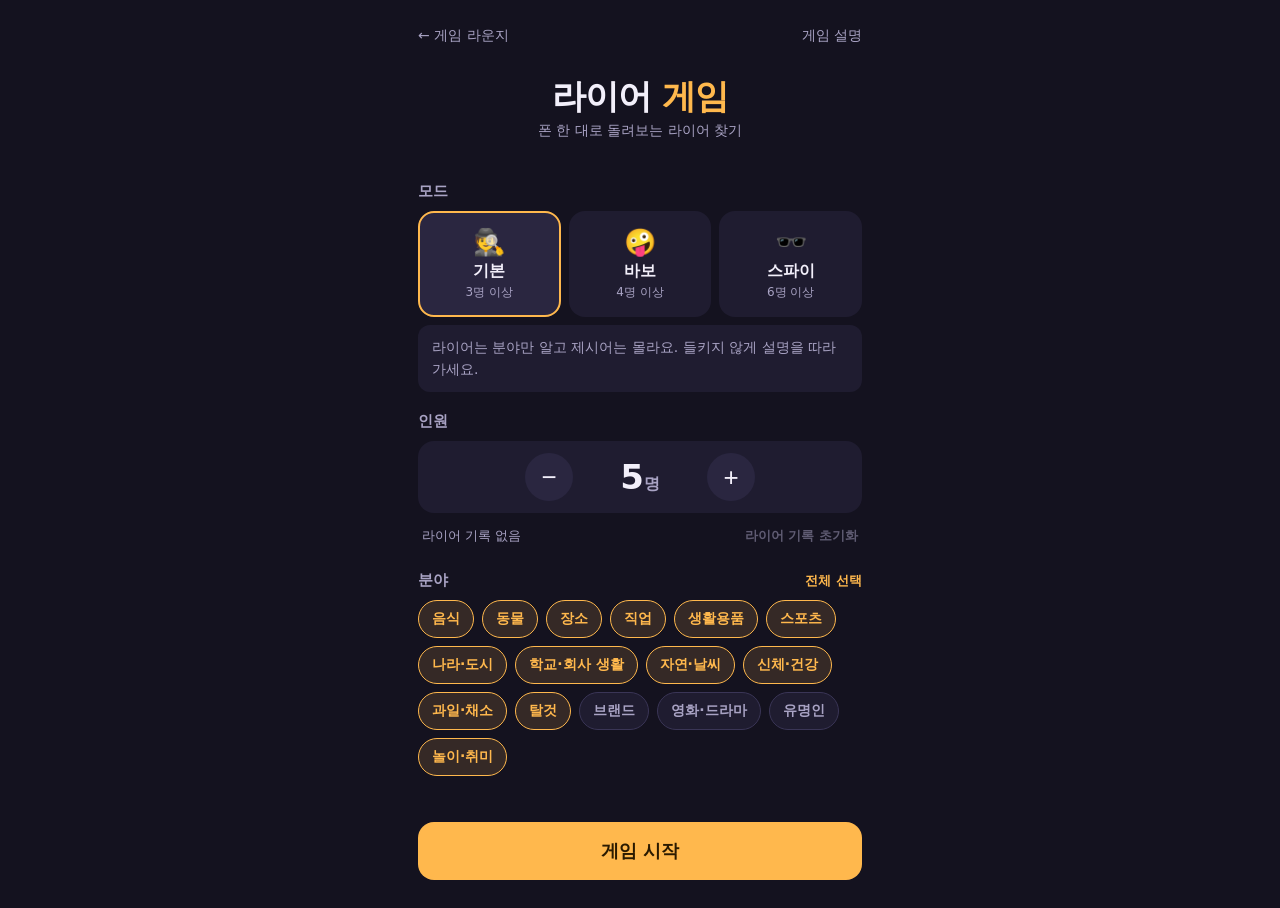
<file: lier/index.html>
<!DOCTYPE html>
<html lang="ko">
<head>
<meta charset="UTF-8">
<meta name="viewport" content="width=device-width, initial-scale=1, maximum-scale=1, user-scalable=no">
<meta name="theme-color" content="#14121f">
<title>라이어 게임</title>
<style>
  :root{
    --bg:#14121f; --panel:#1f1c30; --panel2:#2a2640; --line:#3a3556;
    --text:#f2effa; --sub:#a9a3c4; --accent:#ffb84d; --accent2:#ff6b6b;
    --good:#5bd6a0; --spy:#7aa8ff; --radius:16px;
  }
  *{box-sizing:border-box;margin:0;padding:0;-webkit-tap-highlight-color:transparent}
  html,body{height:100%}
  body{background:var(--bg);color:var(--text);font-family:"Pretendard","Apple SD Gothic Neo","Noto Sans KR","Malgun Gothic",system-ui,sans-serif;
    -webkit-user-select:none;user-select:none;overscroll-behavior:none}
  .app{max-width:480px;margin:0 auto;min-height:100%;display:flex;flex-direction:column;padding:16px 18px 28px}
  header{display:flex;align-items:center;justify-content:space-between;min-height:40px;margin-bottom:8px}
  header a,header button.link{color:var(--sub);font-size:14px;text-decoration:none;background:none;border:none;cursor:pointer;font-family:inherit}
  .screen{display:none;flex:1;flex-direction:column}
  .screen.on{display:flex;animation:fade .25s ease}
  @keyframes fade{from{opacity:0;transform:translateY(6px)}to{opacity:1;transform:none}}

  h1{font-size:34px;font-weight:900;letter-spacing:-1px;text-align:center;margin:10px 0 2px}
  h1 span{color:var(--accent)}
  .tagline{text-align:center;color:var(--sub);font-size:14px;margin-bottom:22px}
  h2{font-size:15px;color:var(--sub);font-weight:700;margin:20px 0 10px;display:flex;justify-content:space-between;align-items:center}
  h2 .mini{font-size:13px;color:var(--accent);background:none;border:none;font-family:inherit;cursor:pointer;font-weight:700}

  .modes{display:grid;grid-template-columns:repeat(3,1fr);gap:8px}
  .mode{background:var(--panel);border:2px solid transparent;border-radius:var(--radius);padding:14px 6px;text-align:center;cursor:pointer;transition:.15s}
  .mode .ic{font-size:26px}
  .mode .nm{font-weight:800;font-size:16px;margin-top:4px}
  .mode .mn{font-size:12px;color:var(--sub);margin-top:2px}
  .mode.sel{border-color:var(--accent);background:var(--panel2)}
  .mode-desc{background:var(--panel);border-radius:12px;padding:12px 14px;margin-top:8px;font-size:14px;color:var(--sub);line-height:1.55}

  .stepper{display:flex;align-items:center;justify-content:center;gap:22px;background:var(--panel);border-radius:var(--radius);padding:12px}
  .stepper button{width:48px;height:48px;border-radius:50%;border:none;background:var(--panel2);color:var(--text);font-size:26px;cursor:pointer}
  .stepper button:disabled{opacity:.3}
  .stepper .val{font-size:34px;font-weight:900;min-width:90px;text-align:center}
  .stepper .val small{font-size:16px;color:var(--sub);font-weight:600}

  .record{display:flex;justify-content:space-between;align-items:center;margin-top:8px;padding:0 4px;font-size:13px;color:var(--sub)}
  .record .mini{font-size:13px;color:var(--accent);background:none;border:none;font-family:inherit;cursor:pointer;font-weight:700;padding:6px 0}
  .record .mini:disabled{color:var(--sub);opacity:.5}
  .cats{display:flex;flex-wrap:wrap;gap:8px}
  .cat{padding:9px 13px;border-radius:999px;background:var(--panel);border:1.5px solid var(--line);color:var(--sub);font-size:14px;cursor:pointer;font-weight:600}
  .cat.sel{background:rgba(255,184,77,.14);border-color:var(--accent);color:var(--accent)}

  .btn{display:block;width:100%;border:none;border-radius:var(--radius);padding:17px;font-size:18px;font-weight:800;cursor:pointer;font-family:inherit;transition:transform .08s}
  .btn:active{transform:scale(.98)}
  .btn.primary{background:var(--accent);color:#2a1a00}
  .btn.ghost{background:var(--panel);color:var(--text)}
  .btn.danger{background:var(--accent2);color:#fff}
  .btn:disabled{opacity:.4}
  .gap{flex:1;min-height:20px}
  .stack{display:flex;flex-direction:column;gap:10px;margin-top:18px}
  .warn{color:var(--accent2);font-size:13px;text-align:center;margin-top:8px;min-height:18px}

  /* pass & role */
  .center{flex:1;display:flex;flex-direction:column;align-items:center;justify-content:center;text-align:center}
  .progress{color:var(--sub);font-size:14px;margin-bottom:14px}
  .bignum{font-size:96px;font-weight:900;line-height:1;color:var(--accent)}
  .bignum small{font-size:34px;color:var(--text)}
  .hint{color:var(--sub);font-size:15px;line-height:1.6;margin-top:14px}
  .card{width:100%;background:var(--panel);border-radius:22px;padding:30px 20px;text-align:center;border:2px solid var(--line)}
  .card .lbl{color:var(--sub);font-size:14px;font-weight:700}
  .card .cat-name{display:inline-block;margin-top:6px;background:var(--panel2);padding:6px 14px;border-radius:999px;font-weight:700;font-size:15px}
  .card .word{font-size:44px;font-weight:900;margin:22px 0 6px;word-break:keep-all;line-height:1.2}
  .card .role{font-size:30px;font-weight:900;margin:22px 0 8px}
  .card .desc{color:var(--sub);font-size:14px;line-height:1.6;margin-top:10px;word-break:keep-all}
  .card.liar{border-color:var(--accent2)} .card.liar .role{color:var(--accent2)}
  .card.spy{border-color:var(--spy)} .card.spy .role{color:var(--spy)}

  /* discussion */
  .chip{display:inline-block;background:var(--panel2);padding:7px 16px;border-radius:999px;font-weight:700}
  .start-box{background:var(--panel);border-radius:22px;padding:26px 16px;text-align:center;margin-top:14px}
  .start-box .bignum{font-size:72px}
  .tips{background:var(--panel);border-radius:var(--radius);padding:14px 16px;margin-top:14px;font-size:14px;color:var(--sub);line-height:1.7}
  .tips b{color:var(--text)}
  .tips li{margin-left:18px}

  /* grids */
  .pgrid{display:grid;grid-template-columns:repeat(4,1fr);gap:10px;margin-top:14px}
  .pbtn{aspect-ratio:1;border-radius:18px;border:2px solid var(--line);background:var(--panel);color:var(--text);font-size:28px;font-weight:900;cursor:pointer;font-family:inherit}
  .pbtn.sel{border-color:var(--accent);background:rgba(255,184,77,.14);color:var(--accent)}
  .ggrid{display:grid;grid-template-columns:1fr 1fr;gap:10px;margin-top:14px}
  .gbtn{min-height:64px;border-radius:14px;border:2px solid var(--line);background:var(--panel);color:var(--text);font-size:18px;font-weight:800;cursor:pointer;padding:8px;word-break:keep-all;font-family:inherit}
  .gbtn.sel{border-color:var(--accent);color:var(--accent)}
  .gbtn.right{border-color:var(--good);background:rgba(91,214,160,.15);color:var(--good)}
  .gbtn.wrong{border-color:var(--accent2);background:rgba(255,107,107,.15);color:var(--accent2)}
  .title{font-size:24px;font-weight:900;text-align:center;margin-top:6px;word-break:keep-all}
  .subtitle{color:var(--sub);text-align:center;font-size:14px;margin-top:6px;line-height:1.6;word-break:keep-all}

  /* reveal & result */
  .verdict{font-size:40px;font-weight:900;margin:14px 0 6px;word-break:keep-all}
  .verdict.red{color:var(--accent2)} .verdict.green{color:var(--good)} .verdict.blue{color:var(--spy)}
  .summary{width:100%;background:var(--panel);border-radius:var(--radius);padding:6px 16px;margin-top:18px;text-align:left}
  .summary .row{display:flex;justify-content:space-between;gap:12px;padding:12px 0;border-bottom:1px solid var(--line);font-size:15px}
  .summary .row:last-child{border-bottom:none}
  .summary .row span:first-child{color:var(--sub)}
  .summary .row span:last-child{font-weight:800;text-align:right}
  .banner{width:100%;border-radius:22px;padding:24px 16px;text-align:center}
  .banner.citizen{background:linear-gradient(135deg,#1f5a46,#164034)}
  .banner.liar{background:linear-gradient(135deg,#6b2330,#461924)}
  .banner .w{font-size:14px;opacity:.85;font-weight:700}
  .banner .t{font-size:36px;font-weight:900;margin-top:4px}

  /* modal */
  .modal-bg{position:fixed;inset:0;background:rgba(0,0,0,.6);display:none;align-items:flex-end;justify-content:center;z-index:50}
  .modal-bg.on{display:flex}
  .modal{background:var(--panel);width:100%;max-width:480px;border-radius:22px 22px 0 0;padding:22px 20px 26px;max-height:86vh;overflow:auto}
  .modal h3{font-size:20px;margin-bottom:12px}
  .modal p,.modal li{color:var(--sub);font-size:14px;line-height:1.7}
  .modal ul,.modal ol{margin:4px 0 10px 18px}
  .modal h4{margin:14px 0 4px;font-size:15px}
  .modal .row2{display:flex;gap:10px;margin-top:18px}
  .modal .row2 .btn{padding:14px;font-size:16px}
  /* ---------- 애니메이션 ---------- */
  @keyframes pop{0%{transform:scale(.4);opacity:0}60%{transform:scale(1.12);opacity:1}100%{transform:scale(1)}}
  @keyframes bob{0%,100%{transform:translateY(0)}50%{transform:translateY(-8px)}}
  @keyframes rise{from{transform:translateY(16px);opacity:0}to{transform:none;opacity:1}}
  @keyframes flipIn{0%{transform:perspective(900px) rotateY(-90deg);opacity:.2}100%{transform:perspective(900px) rotateY(0);opacity:1}}
  @keyframes shake{0%,100%{transform:translateX(0)}15%{transform:translateX(-10px)}30%{transform:translateX(10px)}45%{transform:translateX(-7px)}60%{transform:translateX(7px)}75%{transform:translateX(-3px)}}
  @keyframes glowRed{0%,100%{box-shadow:0 0 0 rgba(255,107,107,0)}50%{box-shadow:0 0 32px rgba(255,107,107,.55)}}
  @keyframes glowBlue{0%,100%{box-shadow:0 0 0 rgba(122,168,255,0)}50%{box-shadow:0 0 32px rgba(122,168,255,.55)}}
  @keyframes heart{0%,100%{transform:scale(1)}12%{transform:scale(1.18)}24%{transform:scale(1)}36%{transform:scale(1.12)}}
  @keyframes stamp{0%{transform:scale(2.6) rotate(-10deg);opacity:0}55%{transform:scale(.9) rotate(2deg);opacity:1}75%{transform:scale(1.05) rotate(-1deg)}100%{transform:scale(1) rotate(0)}}
  @keyframes tick{0%{transform:translateY(-14px) scale(.9);opacity:.3}100%{transform:none;opacity:1}}
  @keyframes land{0%{transform:scale(1)}40%{transform:scale(1.35)}70%{transform:scale(.95)}100%{transform:scale(1)}}
  @keyframes pulse{0%,100%{transform:scale(1)}50%{transform:scale(1.07)}}
  @keyframes fall{to{transform:translate(var(--dx),110vh) rotate(var(--rot))}}

  #s-setup.on h1{animation:pop .6s cubic-bezier(.2,.9,.3,1.3) both}
  .mode.sel{animation:pop .35s cubic-bezier(.2,.9,.3,1.3)}
  #s-pass.on .bignum{animation:pop .5s cubic-bezier(.2,.9,.3,1.3) both, bob 2.4s ease-in-out .6s infinite}
  #s-pass.on .hint{animation:rise .5s .2s both}
  #s-role.on .card{animation:flipIn .55s cubic-bezier(.2,.8,.3,1.1) both}
  #s-role.on .card .word,#s-role.on .card .role{animation:pop .5s .35s cubic-bezier(.2,.9,.3,1.3) both}
  #s-role.on .card.liar{animation:flipIn .55s cubic-bezier(.2,.8,.3,1.1) both, shake .5s .7s, glowRed 1.8s 1.2s ease-in-out infinite}
  #s-role.on .card.spy{animation:flipIn .55s cubic-bezier(.2,.8,.3,1.1) both, glowBlue 1.8s .8s ease-in-out infinite}
  #s-talk.on .start-box{animation:pop .45s cubic-bezier(.2,.9,.3,1.3) both}
  #s-talk.on .tips{animation:rise .5s .25s both}
  .anim-tick{animation:tick .12s ease-out}
  .anim-land{animation:land .55s cubic-bezier(.2,.9,.3,1.3)}
  .rise{animation:rise .4s both}
  .pbtn.sel,.gbtn.sel{animation:pop .3s cubic-bezier(.2,.9,.3,1.3)}
  .anim-heart{animation:heart .8s ease-in-out infinite}
  .anim-stamp{animation:stamp .6s cubic-bezier(.2,.9,.3,1.2) both}
  .anim-shake{animation:shake .5s}
  .anim-pulse{animation:pulse .9s ease-in-out 3}
  .confetti{position:fixed;inset:0;pointer-events:none;z-index:60;overflow:hidden}
  .confetti i{position:absolute;top:-20px;width:8px;height:14px;border-radius:2px;animation:fall linear forwards}
  @media (prefers-reduced-motion: reduce){
    *,*::before,*::after{animation-duration:.01ms!important;animation-iteration-count:1!important;animation-delay:0s!important}
  }
</style>
</head>
<body>
<div class="app">
  <header>
    <a href="/" id="homeLink">← 게임 라운지</a>
    <button class="link" id="quitBtn" style="display:none">그만하기</button>
    <button class="link" id="rulesBtn">게임 설명</button>
  </header>

  <!-- 1. 설정 -->
  <section class="screen on" id="s-setup">
    <h1>라이어 <span>게임</span></h1>
    <p class="tagline">폰 한 대로 돌려보는 라이어 찾기</p>

    <h2>모드</h2>
    <div class="modes" id="modes"></div>
    <div class="mode-desc" id="modeDesc"></div>

    <h2>인원</h2>
    <div class="stepper">
      <button id="minus">−</button>
      <div class="val"><span id="pcount">5</span><small>명</small></div>
      <button id="plus">+</button>
    </div>
    <div class="record">
      <span id="recordInfo">라이어 기록 없음</span>
      <button class="mini" id="resetRecord">라이어 기록 초기화</button>
    </div>

    <h2>분야 <button class="mini" id="toggleAll">전체 선택</button></h2>
    <div class="cats" id="cats"></div>
    <div class="warn" id="setupWarn"></div>

    <div class="gap"></div>
    <button class="btn primary" id="startBtn">게임 시작</button>
  </section>

  <!-- 2. 폰 넘기기 -->
  <section class="screen" id="s-pass">
    <div class="center">
      <div class="progress" id="passProgress"></div>
      <div class="bignum"><span id="passNum">1</span><small>번</small></div>
      <p class="hint">다른 사람이 화면을 보지 않게<br><b id="passNum2">1번</b> 플레이어에게 폰을 넘겨주세요.</p>
    </div>
    <button class="btn primary" id="showRoleBtn">제가 1번이에요 · 확인하기</button>
  </section>

  <!-- 3. 역할 확인 -->
  <section class="screen" id="s-role">
    <div class="center">
      <div class="progress" id="roleProgress"></div>
      <div class="card" id="roleCard"></div>
    </div>
    <button class="btn ghost" id="hideRoleBtn" style="margin-top:18px">확인 완료 · 가리기</button>
  </section>

  <!-- 4. 토론 -->
  <section class="screen" id="s-talk">
    <div style="text-align:center;margin-top:6px">
      <div class="subtitle" style="margin:0 0 8px">이번 분야</div>
      <span class="chip" id="talkCat"></span>
    </div>
    <div class="start-box">
      <div class="subtitle" style="margin:0">설명 시작</div>
      <div class="bignum" id="startBig"><span id="startNum">1</span><small>번</small></div>
      <div class="subtitle">부터 번호 순서대로 한 마디씩 설명하세요</div>
    </div>
    <div class="tips">
      <ul>
        <li>시민은 라이어가 눈치채지 못하게, 하지만 동료 시민은 알아볼 수 있게 설명해요.</li>
        <li><b>두 바퀴째</b>는 반대 순서로 돌면 첫 순서의 불리함이 사라져요.</li>
        <li>원하면 한 사람당 <b>패스 1회</b>를 허용해도 좋아요.</li>
      </ul>
    </div>
    <div class="gap"></div>
    <button class="btn primary" id="toVoteBtn">투표하러 가기</button>
  </section>

  <!-- 5. 투표 -->
  <section class="screen" id="s-vote">
    <div class="title">누가 라이어일까요?</div>
    <p class="subtitle">"하나, 둘, 셋!" 하고 동시에 손가락으로 지목하세요.<br>가장 많이 지목된 사람을 고르세요. 동점이면 동점자끼리 다시 투표해요.</p>
    <div class="pgrid" id="voteGrid"></div>
    <div class="gap"></div>
    <button class="btn primary" id="voteBtn" disabled>지목하기</button>
  </section>

  <!-- 6. 정체 공개 -->
  <section class="screen" id="s-reveal">
    <div class="center" id="revealBox"></div>
    <div class="stack" id="revealActions"></div>
  </section>

  <!-- 7. 라이어 정답 맞히기 -->
  <section class="screen" id="s-guess">
    <div class="title" id="guessTitle">제시어를 맞혀보세요</div>
    <p class="subtitle" id="guessSub"></p>
    <div class="ggrid" id="guessGrid"></div>
    <div class="gap"></div>
    <button class="btn primary" id="guessBtn" disabled>이걸로 할게요</button>
  </section>

  <!-- 8. 결과 -->
  <section class="screen" id="s-result">
    <div class="center" style="justify-content:flex-start">
      <div class="banner" id="resultBanner"></div>
      <div class="ggrid" id="resultGuess" style="width:100%"></div>
      <div class="summary" id="resultSummary"></div>
    </div>
    <div class="stack">
      <button class="btn primary" id="againBtn">같은 설정으로 한 판 더</button>
      <button class="btn ghost" id="setupBtn">설정 바꾸기</button>
    </div>
  </section>
</div>

<!-- 확인 모달 -->
<div class="modal-bg" id="confirmBg">
  <div class="modal">
    <h3 id="confirmTitle"></h3>
    <p id="confirmText"></p>
    <div class="row2">
      <button class="btn ghost" id="confirmNo">취소</button>
      <button class="btn primary" id="confirmYes">확인</button>
    </div>
  </div>
</div>

<!-- 게임 설명 모달 -->
<div class="modal-bg" id="rulesBg">
  <div class="modal">
    <h3>게임 설명</h3>
    <h4>진행 순서</h4>
    <ol>
      <li>모드, 인원, 분야를 고르고 시작해요.</li>
      <li>1번부터 차례로 폰을 넘겨받아 자기 제시어를 몰래 확인해요.</li>
      <li>화면에 나온 사람부터 번호 순서대로 제시어를 한 마디씩 설명해요.</li>
      <li>토론한 뒤 동시에 라이어를 지목하고, 가장 많이 지목된 사람을 앱에서 골라요.</li>
      <li>라이어를 잡으면 라이어에게 마지막 기회! 보기 10개 중에서 제시어를 맞히면 라이어가 역전승해요.</li>
    </ol>
    <h4>🕵️ 기본 모드 (3명 이상)</h4>
    <p>라이어는 분야만 알고 제시어는 몰라요. 다른 사람 설명을 듣고 들키지 않게 따라가야 해요.</p>
    <h4>🤪 바보 모드 (4명 이상)</h4>
    <p>라이어(바보)는 자기가 라이어인 줄 모르고, 비슷하지만 다른 제시어를 받아요. 화면은 시민과 똑같아서 본인도 눈치채기 어려워요.</p>
    <h4>🕶️ 스파이 모드 (6명 이상)</h4>
    <p>스파이는 제시어를 알지만 라이어 편이에요. 누가 라이어인지는 모르니, 모두에게 들리게 몰래 힌트를 흘려야 해요. 시민이 스파이를 지목하면 라이어 팀이 이겨요.</p>
    <h4>승리 조건</h4>
    <ul>
      <li><b>시민 승리</b>: 라이어를 지목하고, 라이어가 제시어를 못 맞힘</li>
      <li><b>라이어(팀) 승리</b>: 라이어가 아닌 사람이 지목되거나, 지목된 라이어가 제시어를 맞힘</li>
    </ul>
    <div class="row2"><button class="btn primary" id="rulesClose">알겠어요</button></div>
  </div>
</div>

<script src="words.js"></script>
<script>
(() => {
  const MODES = {
    basic: { name: "기본", icon: "🕵️", min: 3, desc: "라이어는 분야만 알고 제시어는 몰라요. 들키지 않게 설명을 따라가세요." },
    fool:  { name: "바보", icon: "🤪", min: 4, desc: "라이어는 자기가 라이어인 줄 모른 채 비슷한 다른 제시어를 받아요." },
    spy:   { name: "스파이", icon: "🕶️", min: 6, desc: "제시어를 아는 스파이가 라이어를 몰래 도와요. 스파이와 라이어는 서로를 몰라요." }
  };
  const MAX = 12;
  const CATS = Object.keys(WORDS);

  const $ = id => document.getElementById(id);
  const REDUCED = window.matchMedia && matchMedia("(prefers-reduced-motion: reduce)").matches;
  // 애니메이션 다시 재생
  function replay(el, cls) { if (!el) return; el.classList.remove(cls); void el.offsetWidth; el.classList.add(cls); }
  // 색종이
  function confetti(colors, count = 70) {
    if (REDUCED) return;
    const layer = document.createElement("div"); layer.className = "confetti";
    for (let i = 0; i < count; i++) {
      const p = document.createElement("i");
      p.style.left = Math.random() * 100 + "vw";
      p.style.background = colors[Math.floor(Math.random() * colors.length)];
      p.style.setProperty("--dx", (Math.random() * 160 - 80) + "px");
      p.style.setProperty("--rot", (Math.random() * 900 - 450) + "deg");
      p.style.animationDuration = (1.6 + Math.random() * 1.6) + "s";
      p.style.animationDelay = (Math.random() * 0.35) + "s";
      const sz = 6 + Math.random() * 6; p.style.width = sz + "px"; p.style.height = sz * 1.6 + "px";
      layer.appendChild(p);
    }
    document.body.appendChild(layer);
    setTimeout(() => layer.remove(), 3800);
  }
  const rand = n => Math.floor(Math.random() * n);
  const pick = arr => arr[rand(arr.length)];
  const shuffle = arr => { const a = arr.slice(); for (let i = a.length - 1; i > 0; i--) { const j = rand(i + 1); [a[i], a[j]] = [a[j], a[i]]; } return a; };

  // ---------- 저장 (설정 / 이미 나온 제시어) ----------
  const store = {
    get(k, d) { try { const v = localStorage.getItem("liar_" + k); return v ? JSON.parse(v) : d; } catch (e) { return d; } },
    set(k, v) { try { localStorage.setItem("liar_" + k, JSON.stringify(v)); } catch (e) {} },
    del(k) { try { localStorage.removeItem("liar_" + k); } catch (e) {} }
  };

  const saved = store.get("settings", null);
  const S = {
    mode: saved && MODES[saved.mode] ? saved.mode : "basic",
    players: saved && saved.players ? saved.players : 5,
    cats: new Set(saved && Array.isArray(saved.cats) ? saved.cats.filter(c => WORDS[c]) : CATS.filter(c => !DEFAULT_OFF.includes(c)))
  };
  if (!S.cats.size) CATS.forEach(c => S.cats.add(c));
  let used = store.get("used", {}); // { 분야: [단어, ...] }

  // 번호별 라이어 횟수 (인원수가 바뀌면 초기화)
  let record = store.get("record", { n: 0, counts: [] });
  const recordGames = () => (record.counts || []).reduce((a, b) => a + b, 0);
  function clearRecord() { record = { n: 0, counts: [] }; store.del("record"); }
  function renderRecord() {
    const g = record.n === S.players ? recordGames() : 0;
    $("recordInfo").textContent = g ? `${g}판 기록 중 · 라이어가 골고루 나오게 보정돼요` : "라이어 기록 없음";
    $("resetRecord").disabled = !g;
  }
  // 약한 보정: 라이어를 많이 한 번호일수록 확률을 낮춤 (0이 되지는 않음)
  function pickLiar(n) {
    if (record.n !== n || record.counts.length !== n) record = { n, counts: Array(n).fill(0) };
    const c = record.counts, min = Math.min(...c);
    const w = c.map(x => 1 / (1 + x - min));
    let r = Math.random() * w.reduce((a, b) => a + b, 0);
    let liar = n;
    for (let i = 0; i < n; i++) { r -= w[i]; if (r < 0) { liar = i + 1; break; } }
    c[liar - 1]++; store.set("record", record);
    return liar;
  }

  // 진행 중인 판 저장 (새로고침돼도 이어하기)
  function saveGame(stage) { if (G) { G.stage = stage; store.set("game", G); } }
  function clearGame() { store.del("game"); }

  let G = null; // 현재 판

  // ---------- 화면 전환 ----------
  function show(id) {
    document.querySelectorAll(".screen").forEach(s => s.classList.remove("on"));
    $(id).classList.add("on");
    const inGame = id !== "s-setup" && id !== "s-result";
    $("quitBtn").style.display = inGame ? "" : "none";
    $("homeLink").style.display = inGame ? "none" : "";
    window.scrollTo(0, 0);
  }

  // ---------- 설정 화면 ----------
  function renderModes() {
    $("modes").innerHTML = Object.entries(MODES).map(([k, m]) =>
      `<div class="mode ${S.mode === k ? "sel" : ""}" data-mode="${k}">
         <div class="ic">${m.icon}</div><div class="nm">${m.name}</div><div class="mn">${m.min}명 이상</div>
       </div>`).join("");
    $("modeDesc").textContent = MODES[S.mode].desc;
  }
  function renderCount() {
    const min = MODES[S.mode].min;
    if (S.players < min) S.players = min;
    if (S.players > MAX) S.players = MAX;
    if ($("pcount").textContent != S.players) replay($("pcount"), "anim-tick");
    $("pcount").textContent = S.players;
    $("minus").disabled = S.players <= min;
    $("plus").disabled = S.players >= MAX;
    if (record.n && record.n !== S.players) clearRecord();
    renderRecord();
  }
  function renderCats() {
    $("cats").innerHTML = CATS.map(c => `<div class="cat ${S.cats.has(c) ? "sel" : ""}" data-cat="${c}">${c}</div>`).join("");
    $("toggleAll").textContent = S.cats.size === CATS.length ? "전체 해제" : "전체 선택";
    $("setupWarn").textContent = S.cats.size ? "" : "분야를 하나 이상 골라주세요.";
    $("startBtn").disabled = !S.cats.size;
  }
  function saveSettings() { store.set("settings", { mode: S.mode, players: S.players, cats: [...S.cats] }); }

  $("modes").addEventListener("click", e => {
    const el = e.target.closest(".mode"); if (!el) return;
    S.mode = el.dataset.mode; renderModes(); renderCount(); saveSettings();
  });
  $("minus").onclick = () => { S.players--; renderCount(); saveSettings(); };
  $("plus").onclick = () => { S.players++; renderCount(); saveSettings(); };
  $("cats").addEventListener("click", e => {
    const el = e.target.closest(".cat"); if (!el) return;
    const c = el.dataset.cat; S.cats.has(c) ? S.cats.delete(c) : S.cats.add(c);
    renderCats(); saveSettings();
  });
  $("toggleAll").onclick = () => {
    if (S.cats.size === CATS.length) S.cats.clear(); else CATS.forEach(c => S.cats.add(c));
    renderCats(); saveSettings();
  };

  // ---------- 제시어 뽑기 ----------
  function usedSet(cat) { return new Set(used[cat] || []); }
  function markUsed(cat, w) { (used[cat] = used[cat] || []).push(w); store.set("used", used); }

  function drawWord(cat) {
    let pool = WORDS[cat].filter(w => !usedSet(cat).has(w));
    if (!pool.length) { used[cat] = []; pool = WORDS[cat].slice(); }
    const w = pick(pool); markUsed(cat, w); return w;
  }
  function drawPair(cat) {
    const u = usedSet(cat);
    // 양쪽 방향 후보 [진짜, 바보]
    let cands = [];
    (FOOL_PAIRS[cat] || []).forEach(([a, b]) => { cands.push([a, b], [b, a]); });
    let fresh = cands.filter(([real]) => !u.has(real));
    if (!fresh.length) { used[cat] = []; fresh = cands; }
    const [real, fool] = pick(fresh); markUsed(cat, real); return { real, fool };
  }

  // ---------- 새 판 ----------
  function newGame() {
    const n = S.players;
    let cats = [...S.cats];
    if (S.mode === "fool") cats = cats.filter(c => (FOOL_PAIRS[c] || []).length);
    const cat = pick(cats);
    let word, foolWord = null;
    if (S.mode === "fool") { const p = drawPair(cat); word = p.real; foolWord = p.fool; }
    else word = drawWord(cat);

    const liar = pickLiar(n);
    let spy = null;
    if (S.mode === "spy") { const others = []; for (let i = 1; i <= n; i++) if (i !== liar) others.push(i); spy = pick(others); }

    G = { mode: S.mode, n, cat, word, foolWord, liar, spy, start: rand(n) + 1, cur: 1, voted: null, guess: null, options: [] };
    showPass();
  }

  // ---------- 폰 넘기기 / 역할 확인 ----------
  function showPass() {
    const i = G.cur;
    $("passProgress").textContent = `제시어 확인 ${i} / ${G.n}`;
    $("passNum").textContent = i;
    $("passNum2").textContent = `${i}번`;
    $("showRoleBtn").textContent = `제가 ${i}번이에요 · 확인하기`;
    show("s-pass"); saveGame("pass");
  }
  function showRole() {
    const i = G.cur, card = $("roleCard");
    $("roleProgress").textContent = `${i}번 플레이어`;
    card.className = "card";
    const catHtml = `<div class="lbl">분야</div><div class="cat-name">${G.cat}</div>`;
    if (i === G.liar && G.mode !== "fool") {
      card.classList.add("liar");
      card.innerHTML = `${catHtml}<div class="role">당신은 라이어입니다</div>
        <div class="desc">제시어를 모릅니다. 다른 사람의 설명을 잘 듣고<br>들키지 않게 따라가세요. 잡혀도 제시어를 맞히면 역전승!</div>`;
    } else if (i === G.spy) {
      card.classList.add("spy");
      card.innerHTML = `${catHtml}<div class="role">당신은 스파이입니다</div>
        <div class="lbl" style="margin-top:6px">제시어</div><div class="word" style="margin-top:6px">${G.word}</div>
        <div class="desc">라이어가 누구인지는 모릅니다.<br>라이어가 제시어를 알아챌 수 있게 몰래 힌트를 흘리세요.<br>너무 티 나면 의심받아요.</div>`;
    } else {
      // 시민 & 바보: 화면이 완전히 같아야 함
      const w = (i === G.liar && G.mode === "fool") ? G.foolWord : G.word;
      card.innerHTML = `${catHtml}<div class="lbl" style="margin-top:22px">제시어</div><div class="word" style="margin-top:6px">${w}</div>
        <div class="desc">라이어가 눈치채지 못하게 설명하세요.</div>`;
    }
    show("s-role");
  }
  $("showRoleBtn").onclick = showRole;
  $("hideRoleBtn").onclick = () => {
    $("roleCard").innerHTML = "";
    if (G.cur < G.n) { G.cur++; showPass(); } else showTalk();
  };

  // ---------- 토론 ----------
  let talkTimer = null;
  function showTalk() {
    $("talkCat").textContent = G.cat;
    show("s-talk"); saveGame("talk");
    clearTimeout(talkTimer);
    const num = $("startNum"), big = $("startBig"), btn = $("toVoteBtn");
    if (REDUCED || G.n < 2) { num.textContent = G.start; btn.disabled = false; return; }
    // 슬롯머신처럼 번호가 돌다가 점점 느려지며 멈춤
    btn.disabled = true;
    let delay = 45;
    const spin = () => {
      if (delay > 280) {
        num.textContent = G.start; replay(big, "anim-land"); btn.disabled = false; return;
      }
      let r; do { r = rand(G.n) + 1; } while (r === +num.textContent);
      num.textContent = r; replay(num, "anim-tick");
      delay *= 1.16;
      talkTimer = setTimeout(spin, delay);
    };
    setTimeout(spin, 350);
  }
  $("toVoteBtn").onclick = showVote;

  // ---------- 투표 ----------
  function showVote() {
    G.voted = null;
    $("voteGrid").innerHTML = Array.from({ length: G.n }, (_, k) => `<button class="pbtn rise" style="animation-delay:${k * 35}ms" data-p="${k + 1}">${k + 1}</button>`).join("");
    $("voteBtn").disabled = true;
    $("voteBtn").textContent = "지목하기";
    show("s-vote"); saveGame("vote");
  }
  $("voteGrid").addEventListener("click", e => {
    const b = e.target.closest(".pbtn"); if (!b) return;
    G.voted = +b.dataset.p;
    document.querySelectorAll("#voteGrid .pbtn").forEach(x => { x.classList.remove("rise"); x.classList.toggle("sel", x === b); });
    $("voteBtn").disabled = false;
    $("voteBtn").textContent = `${G.voted}번 지목하기`;
  });
  $("voteBtn").onclick = () => {
    if (!G.voted) return;
    confirmBox(`${G.voted}번을 지목할까요?`, "지목하면 바로 정체가 공개돼요.", showReveal);
  };

  // ---------- 정체 공개 ----------
  function showReveal() {
    const v = G.voted, box = $("revealBox"), act = $("revealActions");
    box.innerHTML = `<div class="subtitle" style="margin:0">지목된 사람</div>
      <div class="bignum"><span>${v}</span><small>번</small></div>
      <p class="hint">두근두근… 정체를 공개할게요.</p>`;
    act.innerHTML = `<button class="btn primary" id="doReveal">정체 공개</button>`;
    show("s-reveal"); saveGame("reveal");
    $("doReveal").onclick = () => {
      const btn = $("doReveal"); btn.disabled = true; btn.textContent = "두구두구두구…";
      box.querySelector(".bignum").classList.add("anim-heart");
      box.querySelector(".hint").textContent = "두구두구두구…";
      setTimeout(reveal, REDUCED ? 0 : 1700);
    };
    const reveal = () => {
      if (v === G.liar) {
        const isFool = G.mode === "fool";
        box.innerHTML = `<div class="bignum"><span>${v}</span><small>번</small></div>
          <div class="verdict green anim-stamp">${isFool ? "바보였습니다!" : "라이어 검거!"}</div>
          <p class="hint">${isFool ? `${v}번이 받은 단어는 <b>'${G.foolWord}'</b>였어요.<br>` : ""}
          하지만 아직 끝나지 않았어요.<br>라이어가 진짜 제시어를 맞히면 <b>역전승</b>이에요.</p>`;
        act.innerHTML = `<button class="btn primary" id="goGuess">${v}번, 제시어 맞히기</button>`;
        $("goGuess").onclick = showGuess;
        confetti(["#5bd6a0", "#ffb84d", "#f2effa"], 50);
      } else if (v === G.spy) {
        box.innerHTML = `<div class="bignum"><span>${v}</span><small>번</small></div>
          <div class="verdict blue anim-stamp">스파이였습니다!</div>
          <p class="hint">라이어를 놓쳤어요.<br>진짜 라이어는 <b>${G.liar}번</b>이었습니다.</p>`;
        act.innerHTML = `<button class="btn primary" id="goResult">결과 보기</button>`;
        $("goResult").onclick = () => showResult("liar", "spy");
        setTimeout(() => replay(box, "anim-shake"), 350);
      } else {
        box.innerHTML = `<div class="bignum"><span>${v}</span><small>번</small></div>
          <div class="verdict red anim-stamp">시민이었습니다</div>
          <p class="hint">억울한 시민을 지목했어요.<br>진짜 라이어는 <b>${G.liar}번</b>이었습니다.</p>`;
        act.innerHTML = `<button class="btn primary" id="goResult">결과 보기</button>`;
        $("goResult").onclick = () => showResult("liar", "miss");
        setTimeout(() => replay(box, "anim-shake"), 350);
      }
      box.querySelector(".hint").classList.add("rise"); box.querySelector(".hint").style.animationDelay = ".45s";
      act.firstElementChild.classList.add("rise"); act.firstElementChild.style.animationDelay = ".7s";
    };
  }

  // ---------- 라이어 정답 맞히기 (보기 10개) ----------
  function buildOptions() {
    const ans = G.word, exclude = new Set([ans]);
    if (G.foolWord) exclude.add(G.foolWord);
    const opts = [ans];
    if (G.mode === "fool") {
      // 정답과 비슷한 단어를 몇 개 섞어 헷갈리게 (바보가 받은 단어는 제외)
      const near = [];
      (FOOL_PAIRS[G.cat] || []).forEach(([a, b]) => {
        if (a === ans && !exclude.has(b)) near.push(b);
        if (b === ans && !exclude.has(a)) near.push(a);
      });
      shuffle([...new Set(near)]).slice(0, 3).forEach(w => { opts.push(w); exclude.add(w); });
    }
    const rest = shuffle(WORDS[G.cat].filter(w => !exclude.has(w)));
    while (opts.length < 10 && rest.length) opts.push(rest.pop());
    return shuffle(opts);
  }
  function showGuess() {
    if (!G.options || !G.options.length) G.options = buildOptions();
    G.guess = null;
    $("guessTitle").textContent = `${G.liar}번, 제시어를 맞혀보세요`;
    $("guessSub").textContent = `분야: ${G.cat} · 기회는 한 번뿐이에요`;
    $("guessGrid").innerHTML = G.options.map((w, k) => `<button class="gbtn rise" style="animation-delay:${k * 45}ms" data-w="${w}">${w}</button>`).join("");
    $("guessBtn").disabled = true;
    show("s-guess"); saveGame("guess");
  }
  $("guessGrid").addEventListener("click", e => {
    const b = e.target.closest(".gbtn"); if (!b) return;
    G.guess = b.dataset.w;
    document.querySelectorAll("#guessGrid .gbtn").forEach(x => { x.classList.remove("rise"); x.classList.toggle("sel", x === b); });
    $("guessBtn").disabled = false;
  });
  $("guessBtn").onclick = () => {
    if (!G.guess) return;
    confirmBox(`'${G.guess}'(으)로 할까요?`, "선택하면 바꿀 수 없어요.", () => {
      showResult(G.guess === G.word ? "liar" : "citizen", "guess");
    });
  };

  // ---------- 결과 ----------
  function showResult(winner, how) {
    const liarTeam = G.mode === "spy" ? "라이어 팀" : "라이어";
    const banner = $("resultBanner");
    banner.className = "banner " + (winner === "citizen" ? "citizen" : "liar");
    let reason = "";
    if (how === "guess") reason = winner === "liar" ? "라이어가 제시어를 맞혔어요" : "라이어가 제시어를 못 맞혔어요";
    else if (how === "spy") reason = "스파이를 라이어로 착각했어요";
    else reason = "라이어를 찾지 못했어요";
    banner.innerHTML = `<div class="w">${reason}</div><div class="t">${winner === "citizen" ? "시민 승리" : liarTeam + " 승리"}</div>`;

    if (how === "guess") {
      $("resultGuess").innerHTML = G.options.map(w => {
        const cls = w === G.word ? "right anim-pulse" : (w === G.guess ? "wrong anim-shake" : "");
        return `<button class="gbtn ${cls}" style="min-height:48px;font-size:15px" disabled>${w}</button>`;
      }).join("");
      $("resultGuess").style.display = "";
    } else { $("resultGuess").innerHTML = ""; $("resultGuess").style.display = "none"; }

    const rows = [
      ["분야", G.cat],
      ["제시어", G.word],
      [G.mode === "fool" ? "바보" : "라이어", `${G.liar}번`]
    ];
    if (G.mode === "fool") rows.push(["바보가 받은 단어", G.foolWord]);
    if (G.mode === "spy") rows.push(["스파이", `${G.spy}번`]);
    rows.push(["지목된 사람", `${G.voted}번`]);
    if (how === "guess") rows.push(["라이어의 답", G.guess]);
    $("resultSummary").innerHTML = rows.map(([a, b], i) => `<div class="row rise" style="animation-delay:${0.35 + i * 0.07}s"><span>${a}</span><span>${b}</span></div>`).join("");
    show("s-result"); clearGame();
    replay(banner, "anim-stamp");
    setTimeout(() => confetti(winner === "citizen" ? ["#5bd6a0", "#ffb84d", "#f2effa", "#7aa8ff"] : ["#ff6b6b", "#ffb84d", "#f2effa", "#c084fc"]), 250);
  }
  $("againBtn").onclick = newGame;
  $("setupBtn").onclick = goSetup;

  // ---------- 공통 ----------
  function goSetup() { G = null; clearGame(); renderModes(); renderCount(); renderCats(); show("s-setup"); }
  $("startBtn").onclick = () => { if (S.cats.size) newGame(); };
  $("quitBtn").onclick = () => confirmBox("게임을 그만할까요?", "지금 판은 사라지고 설정 화면으로 돌아가요.", goSetup);

  $("resetRecord").onclick = () => confirmBox("라이어 기록을 초기화할까요?",
    "새 모임을 시작할 때 눌러주세요. 번호별 라이어 횟수가 지워지고 다시 완전 랜덤부터 시작해요.",
    () => { clearRecord(); renderRecord(); });

  let confirmCb = null, confirmNoCb = null;
  function confirmBox(title, text, cb, opt = {}) {
    $("confirmTitle").textContent = title; $("confirmText").textContent = text;
    $("confirmYes").textContent = opt.yes || "확인";
    $("confirmNo").textContent = opt.no || "취소";
    confirmCb = cb; confirmNoCb = opt.onNo || null; $("confirmBg").classList.add("on");
  }
  $("confirmNo").onclick = () => { $("confirmBg").classList.remove("on"); const cb = confirmNoCb; confirmCb = confirmNoCb = null; cb && cb(); };
  $("confirmYes").onclick = () => { $("confirmBg").classList.remove("on"); const cb = confirmCb; confirmCb = confirmNoCb = null; cb && cb(); };
  $("confirmBg").addEventListener("click", e => { if (e.target.id === "confirmBg") $("confirmNo").onclick(); });

  $("rulesBtn").onclick = () => $("rulesBg").classList.add("on");
  $("rulesClose").onclick = () => $("rulesBg").classList.remove("on");
  $("rulesBg").addEventListener("click", e => { if (e.target.id === "rulesBg") $("rulesBg").classList.remove("on"); });

  // ---------- 시작: 진행 중인 판이 있으면 이어하기 ----------
  const savedGame = store.get("game", null);
  goSetup();
  if (savedGame && savedGame.stage && MODES[savedGame.mode] && WORDS[savedGame.cat]) {
    const stageName = { pass: `${savedGame.cur}번 제시어 확인`, talk: "설명·토론", vote: "투표", reveal: "정체 공개", guess: "라이어 정답 맞히기" }[savedGame.stage] || "";
    confirmBox("진행 중인 게임이 있어요",
      `${savedGame.n}명 · ${MODES[savedGame.mode].name} 모드 게임을 '${stageName}' 단계부터 이어서 할까요?`,
      () => {
        G = savedGame;
        ({ pass: showPass, talk: showTalk, vote: showVote, reveal: showReveal, guess: showGuess }[G.stage] || goSetup)();
      },
      { yes: "이어서 하기", no: "새로 시작" });
  }
})();
</script>
</body>
</html>
</file>
